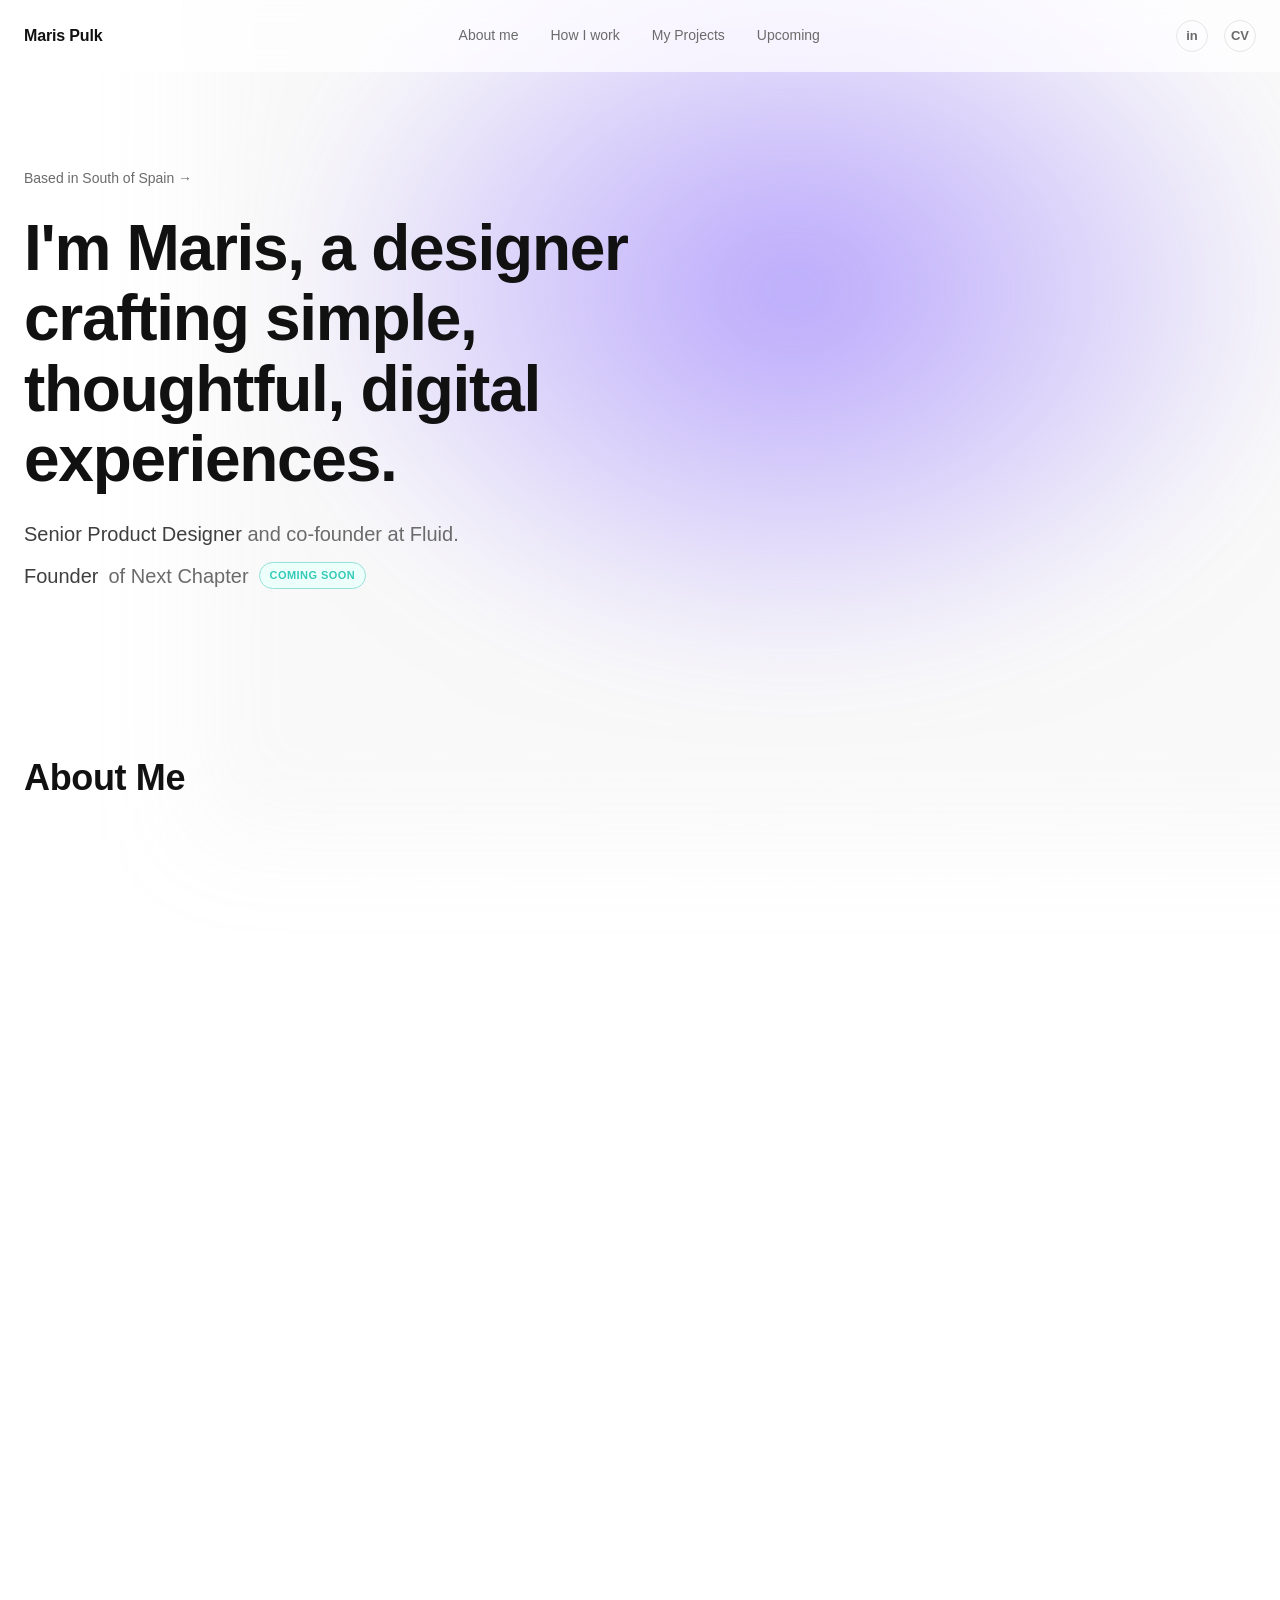
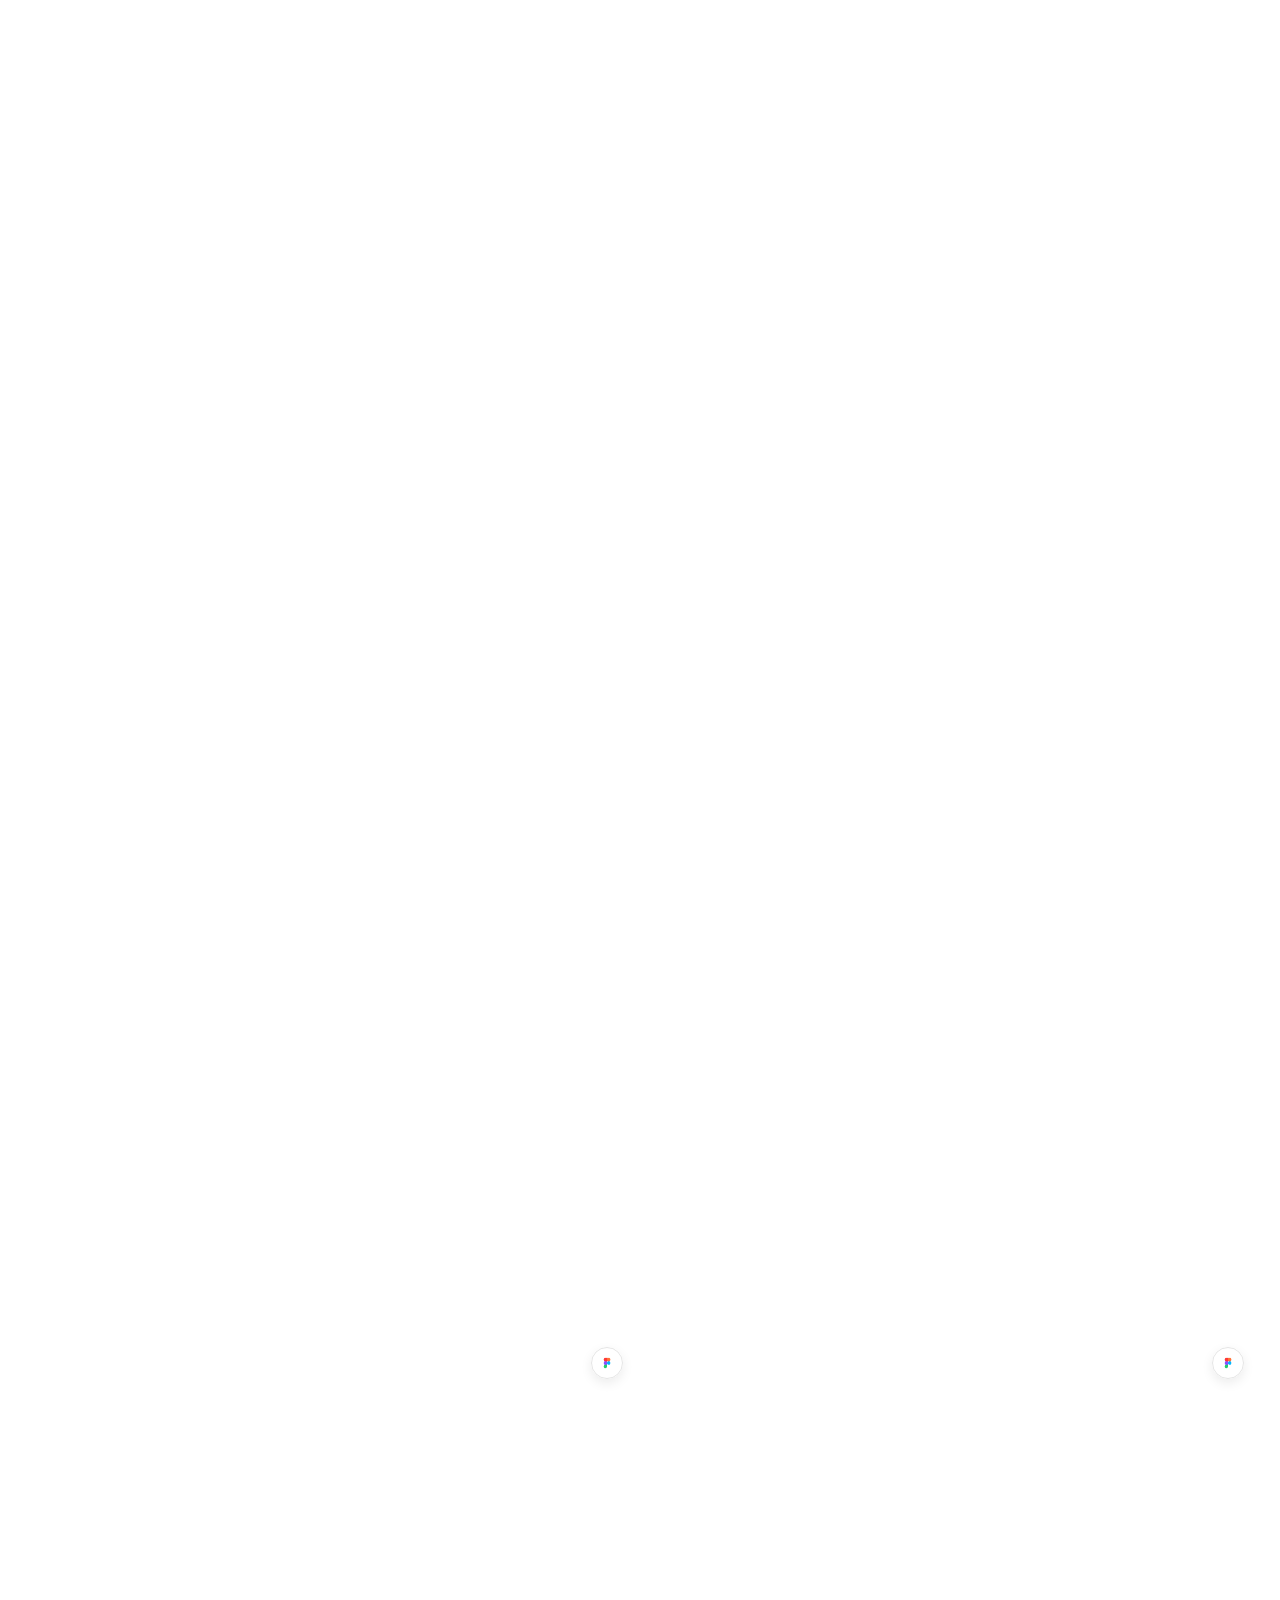
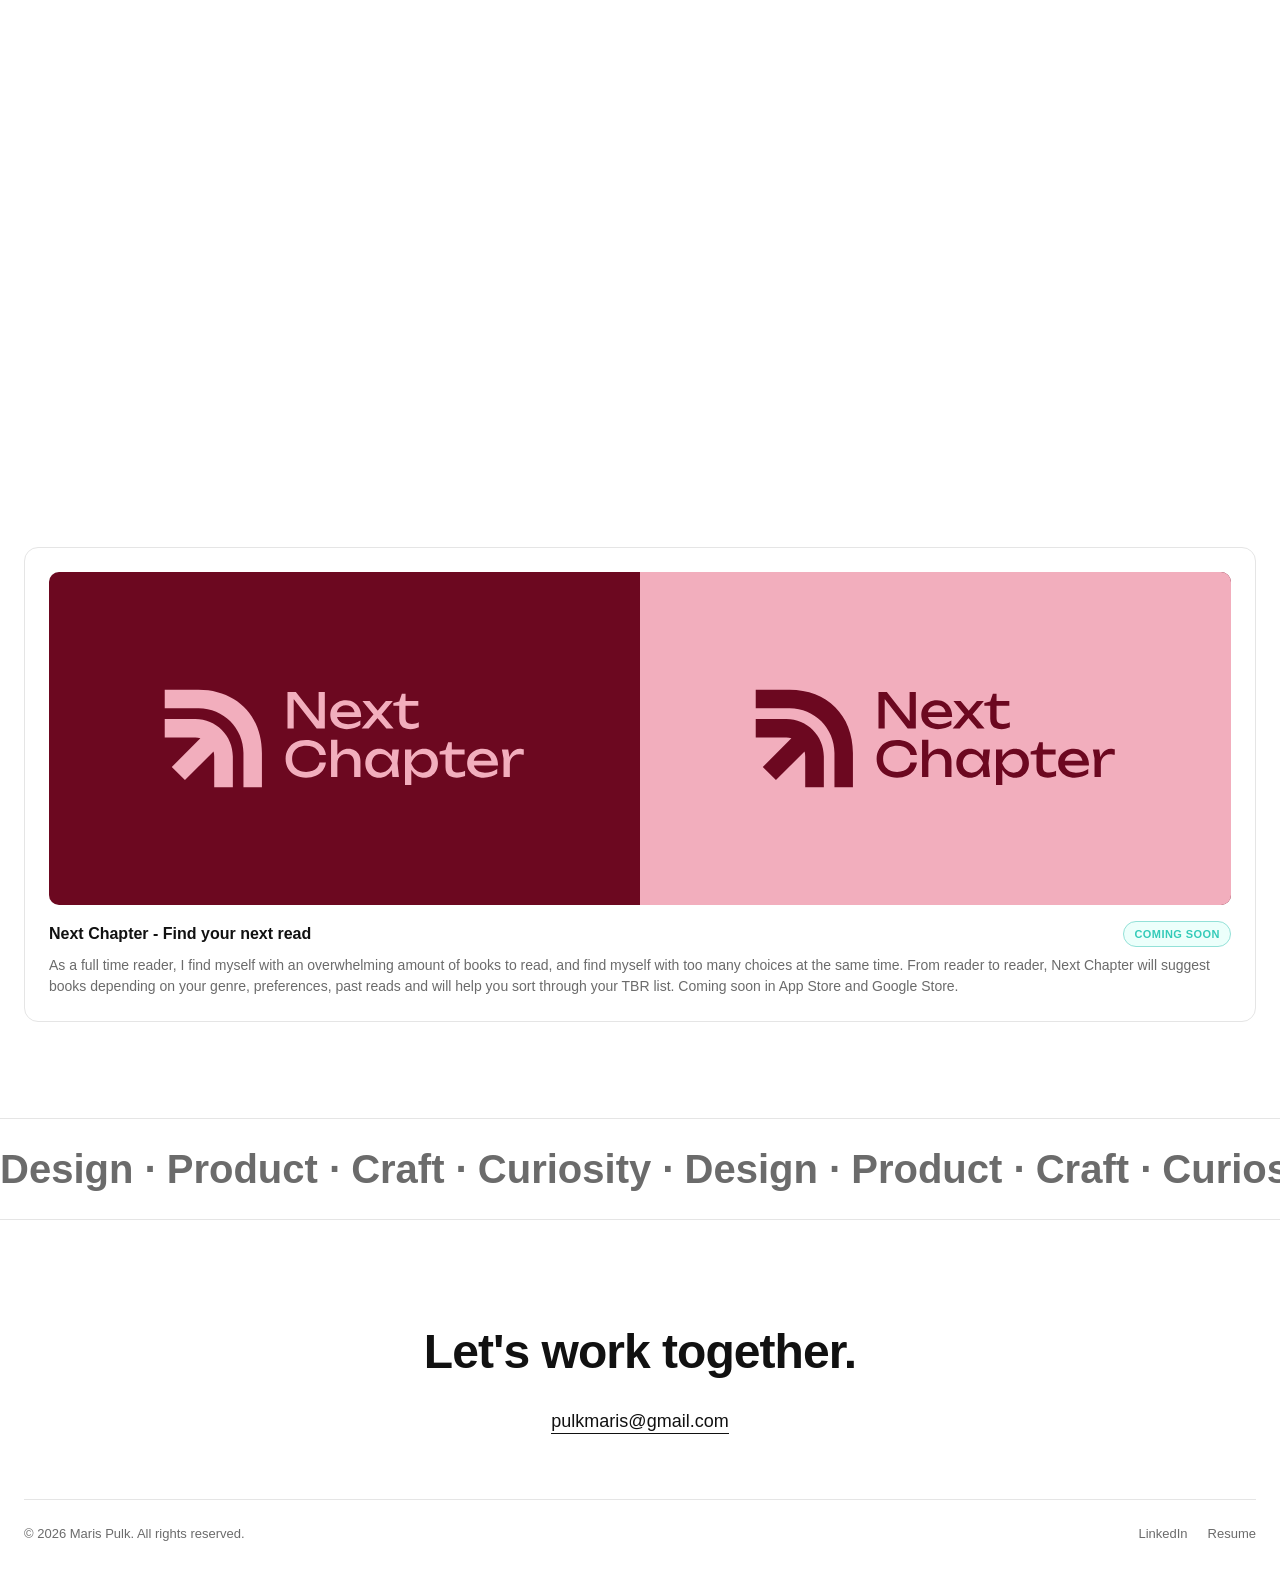
<file: index.html>
<!DOCTYPE html>
<html lang="en">
<head>
<meta charset="UTF-8">
<meta name="viewport" content="width=device-width, initial-scale=1.0">
<meta name="robots" content="noindex, nofollow">
<title>Maris Pulk - Portfolio</title>
<meta name="description" content="Portfolio of Maris Pulk, designer.">
<link rel="stylesheet" href="styles.css">
</head>
<body>

  <!-- Header -->
  <header class="site-header" id="siteHeader">
    <div class="header-inner">
      <a href="#top" class="logo">Maris Pulk</a>

      <nav class="nav-desktop" aria-label="Primary">
        <a href="#about">About me</a>
        <a href="#process">How I work</a>
        <a href="#work">My Projects</a>
        <a href="#projects">Upcoming</a>
      </nav>

      <div class="header-actions">
        <a href="https://www.linkedin.com/in/maris-pulk-169283166/" class="icon-link" aria-label="LinkedIn" target="_blank" rel="noopener">in</a>
        <a href="assets/cv/Maris-Pulk-CV.pdf" class="icon-link" aria-label="Resume" target="_blank" rel="noopener">CV</a>
        <button class="menu-toggle" id="menuToggle" aria-expanded="false" aria-controls="mobileNav">
          <span class="menu-toggle-text">Menu</span>
        </button>
      </div>
    </div>
  </header>

  <!-- Mobile nav overlay -->
  <nav class="nav-mobile" id="mobileNav" aria-label="Mobile primary">
    <a href="#about">About me</a>
    <a href="#process">How I work</a>
    <a href="#work">My Projects</a>
    <a href="#projects">Upcoming</a>
  </nav>

  <main id="top">
    <div class="hero-glow" aria-hidden="true"></div>

    <!-- Hero -->
    <section class="hero">
      <p class="hero-location fade-in">Based in South of Spain <span aria-hidden="true">&rarr;</span></p>
      <h1 class="hero-title fade-in">
        I'm Maris, a designer crafting simple, thoughtful, digital experiences.
      </h1>
      <p class="hero-subtitle fade-in">
        <strong>Senior Product Designer</strong> and co-founder at Fluid.
      </p>
      <p class="hero-founder fade-in">
        <strong>Founder</strong> of Next Chapter <span class="tag">Coming Soon</span>
      </p>
    </section>

    <!-- About Me -->
    <section class="about-me" id="about">
      <div class="section-heading fade-in">
        <h2>About Me</h2>
      </div>

      <p class="about-me-bio fade-in">Hi! I'm Maris, a digital product designer! With over 5 years of experience in payments and fintech UX, I design user-first flows for those moments where products ask the most of their user (payments, verification, sign-up, backoffice tools and dashboards) and create seamless experiences. With a combined experience of B2B and B2C products, I have faced and enjoyed problems with constraints because that's where design decisions actually matter.</p>

      <p class="about-me-bio fade-in">Fun facts about me: I love to read, draw, I listen to rock/metal music and I am a proud owner of a shelter rescued dog.</p>

      <div class="experience-carousel fade-in">
        <div class="experience-track" id="experienceTrack">
          <div class="experience-card">
            <span class="experience-years">2023 — Present</span>
            <h3>Senior Product Designer &amp; Co-founder</h3>
            <p>Fluid</p>
          </div>
          <div class="experience-card">
            <span class="experience-years">Coming Soon</span>
            <h3>Founder</h3>
            <p>Next Chapter</p>
          </div>
          <div class="experience-card">
            <span class="experience-years">May 2022 — Feb 2023</span>
            <h3>Product &amp; Graphic Designer</h3>
            <p>Soltech</p>
          </div>
          <div class="experience-card">
            <span class="experience-years">Sept 2021 — May 2022</span>
            <h3>Product &amp; Graphic Designer</h3>
            <p>Megarush</p>
          </div>
        </div>

        <div class="carousel-controls">
          <div class="carousel-dots" id="experienceDots"></div>
          <p class="carousel-note">To learn more details, preview my CV from the top nav.</p>
          <div class="carousel-arrows">
            <button class="carousel-btn" id="experiencePrev" aria-label="Previous role">&larr;</button>
            <button class="carousel-btn" id="experienceNext" aria-label="Next role">&rarr;</button>
          </div>
        </div>
      </div>
    </section>

    <!-- How I work -->
    <section class="process" id="process">
      <div class="section-heading fade-in">
        <h2>How I Work</h2>
      </div>

      <div class="process-carousel fade-in">
        <div class="process-track" id="processTrack">
          <div class="process-card">
            <span class="process-number">01</span>
            <h3>Discover</h3>
            <p>Dig into the problem space — talk to users, review data, and align with stakeholders on what actually needs solving.</p>
          </div>
          <div class="process-card">
            <span class="process-number">02</span>
            <h3>Define</h3>
            <p>Frame the problem clearly, set success metrics, and scope the smallest version worth building.</p>
          </div>
          <div class="process-card">
            <span class="process-number">03</span>
            <h3>Design</h3>
            <p>Explore broadly, then narrow fast. Prototype in low fidelity, test assumptions, and refine with real feedback.</p>
          </div>
          <div class="process-card">
            <span class="process-number">04</span>
            <h3>Deliver</h3>
            <p>Partner closely with engineering to ship, measure the impact, and iterate based on what we learn.</p>
          </div>
        </div>

        <div class="carousel-controls">
          <div class="carousel-dots" id="processDots"></div>
          <div class="carousel-arrows">
            <button class="carousel-btn" id="processPrev" aria-label="Previous step">&larr;</button>
            <button class="carousel-btn" id="processNext" aria-label="Next step">&rarr;</button>
          </div>
        </div>
      </div>
    </section>

    <!-- Work -->
    <section class="work" id="work">
      <div class="section-heading fade-in">
        <h2>My Projects</h2>
        <p>A few case studies from the past few years.</p>
      </div>

      <div class="work-grid">
        <a href="data-visualisation.html" class="work-card fade-in" data-tilt>
          <div class="work-card-media">
            <img src="assets/data-visualisation/cover.png" alt="Data Visualisation - From Numbers to Impact cover">
          </div>
          <div class="work-card-info">
            <div class="work-card-heading">
              <h3>Data Visualisation - From<br>Numbers to Impact</h3>
              <div class="work-card-tags">
                <span class="work-card-tag work-card-tag--existing">Existing product</span>
                <span class="work-card-tag work-card-tag--case-study">Case Study</span>
                <span class="work-card-tag work-card-tag--b2b">B2B</span>
              </div>
            </div>
            <p>Designing Fluid's Acquisition Tracking tool.</p>
            <span class="work-card-arrow" aria-hidden="true">&rarr;</span>
          </div>
        </a>

        <a href="error-screens.html" class="work-card fade-in" data-tilt>
          <div class="work-card-media">
            <img src="assets/error-screens/cover.png" alt="When Payments Fail cover">
          </div>
          <div class="work-card-info">
            <div class="work-card-heading">
              <h3>When Payments Fail: Designing Error Screens That Keep Users Going</h3>
              <div class="work-card-tags">
                <span class="work-card-tag work-card-tag--existing">Existing product</span>
                <span class="work-card-tag work-card-tag--case-study">Case Study</span>
                <span class="work-card-tag work-card-tag--b2c">B2C</span>
              </div>
            </div>
            <p>Designing error screens that keep users going.</p>
            <span class="work-card-arrow" aria-hidden="true">&rarr;</span>
          </div>
        </a>

        <div class="work-card-wrap">
          <a href="harmony.html" class="work-card fade-in" data-tilt>
            <div class="work-card-media">
              <img src="assets/harmony/cover.png" alt="Harmony cover">
            </div>
            <div class="work-card-info">
              <div class="work-card-heading">
                <h3>Harmony - Creating Small User Habits and Personalisation</h3>
                <div class="work-card-tags">
                  <span class="work-card-tag work-card-tag--existing">Existing product</span>
                  <span class="work-card-tag work-card-tag--case-study">Case Study</span>
                  <span class="work-card-tag work-card-tag--b2c">B2C</span>
                  <span class="work-card-tag work-card-tag--styleguide">Styleguide</span>
                </div>
              </div>
              <p>Creating small user habits and personalisation.</p>
              <span class="work-card-arrow" aria-hidden="true">&rarr;</span>
            </div>
          </a>
          <a href="#" class="work-card-figma-badge" aria-label="View in Figma" target="_blank" rel="noopener">
            <img src="assets/icons/figma.png" alt="">
          </a>
        </div>

        <div class="work-card-wrap">
          <a href="thought-to-handoff.html" class="work-card fade-in" data-tilt>
            <div class="work-card-media">
              <img src="assets/thought-to-handoff/cover.png" alt="From Thought to Hand-off cover">
            </div>
            <div class="work-card-info">
              <div class="work-card-heading">
                <h3>A Dynamic Design Process - From Thought to Hand-off</h3>
                <div class="work-card-tags">
                  <span class="work-card-tag work-card-tag--b2b">B2B</span>
                  <span class="work-card-tag work-card-tag--b2c">B2C</span>
                  <span class="work-card-tag work-card-tag--styleguide">Styleguide</span>
                </div>
              </div>
              <p>Designing "to-do", from wireframes to a re-skinned second version.</p>
              <span class="work-card-arrow" aria-hidden="true">&rarr;</span>
            </div>
          </a>
          <a href="#" class="work-card-figma-badge" aria-label="View in Figma" target="_blank" rel="noopener">
            <img src="assets/icons/figma.png" alt="">
          </a>
        </div>
      </div>
    </section>

    <!-- Side projects -->
    <section class="side-projects" id="projects">
      <div class="section-heading fade-in">
        <h2>Upcoming</h2>
        <p>Things I build for fun, on the side.</p>
      </div>

      <div class="side-grid">
        <div class="side-card side-card--featured fade-in">
          <div class="side-card-media">
            <img src="assets/next-chapter/cover.svg" alt="Next Chapter cover">
          </div>
          <div class="side-card-body">
            <div class="side-card-body-top">
              <h3>Next Chapter - Find your next read</h3>
              <span class="tag">Coming Soon</span>
            </div>
            <p>As a full time reader, I find myself with an overwhelming amount of books to read, and find myself with too many choices at the same time. From reader to reader, Next Chapter will suggest books depending on your genre, preferences, past reads and will help you sort through your TBR list. Coming soon in App Store and Google Store.</p>
          </div>
        </div>
      </div>
    </section>

    <!-- Marquee -->
    <div class="marquee-wrap" id="photography">
      <div class="marquee-track">
        <span>Design &middot; Product &middot; Craft &middot; Curiosity &middot; Design &middot; Product &middot; Craft &middot; Curiosity &middot; </span>
        <span>Design &middot; Product &middot; Craft &middot; Curiosity &middot; Design &middot; Product &middot; Craft &middot; Curiosity &middot; </span>
      </div>
    </div>

  </main>

  <!-- Footer -->
  <footer class="site-footer">
    <div class="footer-top fade-in">
      <h2>Let's work together.</h2>
      <a href="mailto:pulkmaris@gmail.com" class="footer-email">pulkmaris@gmail.com</a>
    </div>

    <div class="footer-bottom">
      <p>&copy; <span id="year"></span> Maris Pulk. All rights reserved.</p>
      <div class="footer-links">
        <a href="#" target="_blank" rel="noopener">LinkedIn</a>
        <a href="#" target="_blank" rel="noopener">Resume</a>
      </div>
    </div>
  </footer>

  <!-- Back to top -->
  <button class="back-to-top" id="backToTop" aria-label="Back to top">&uarr;</button>

  <script src="script.js"></script>
</body>
</html>
</file>
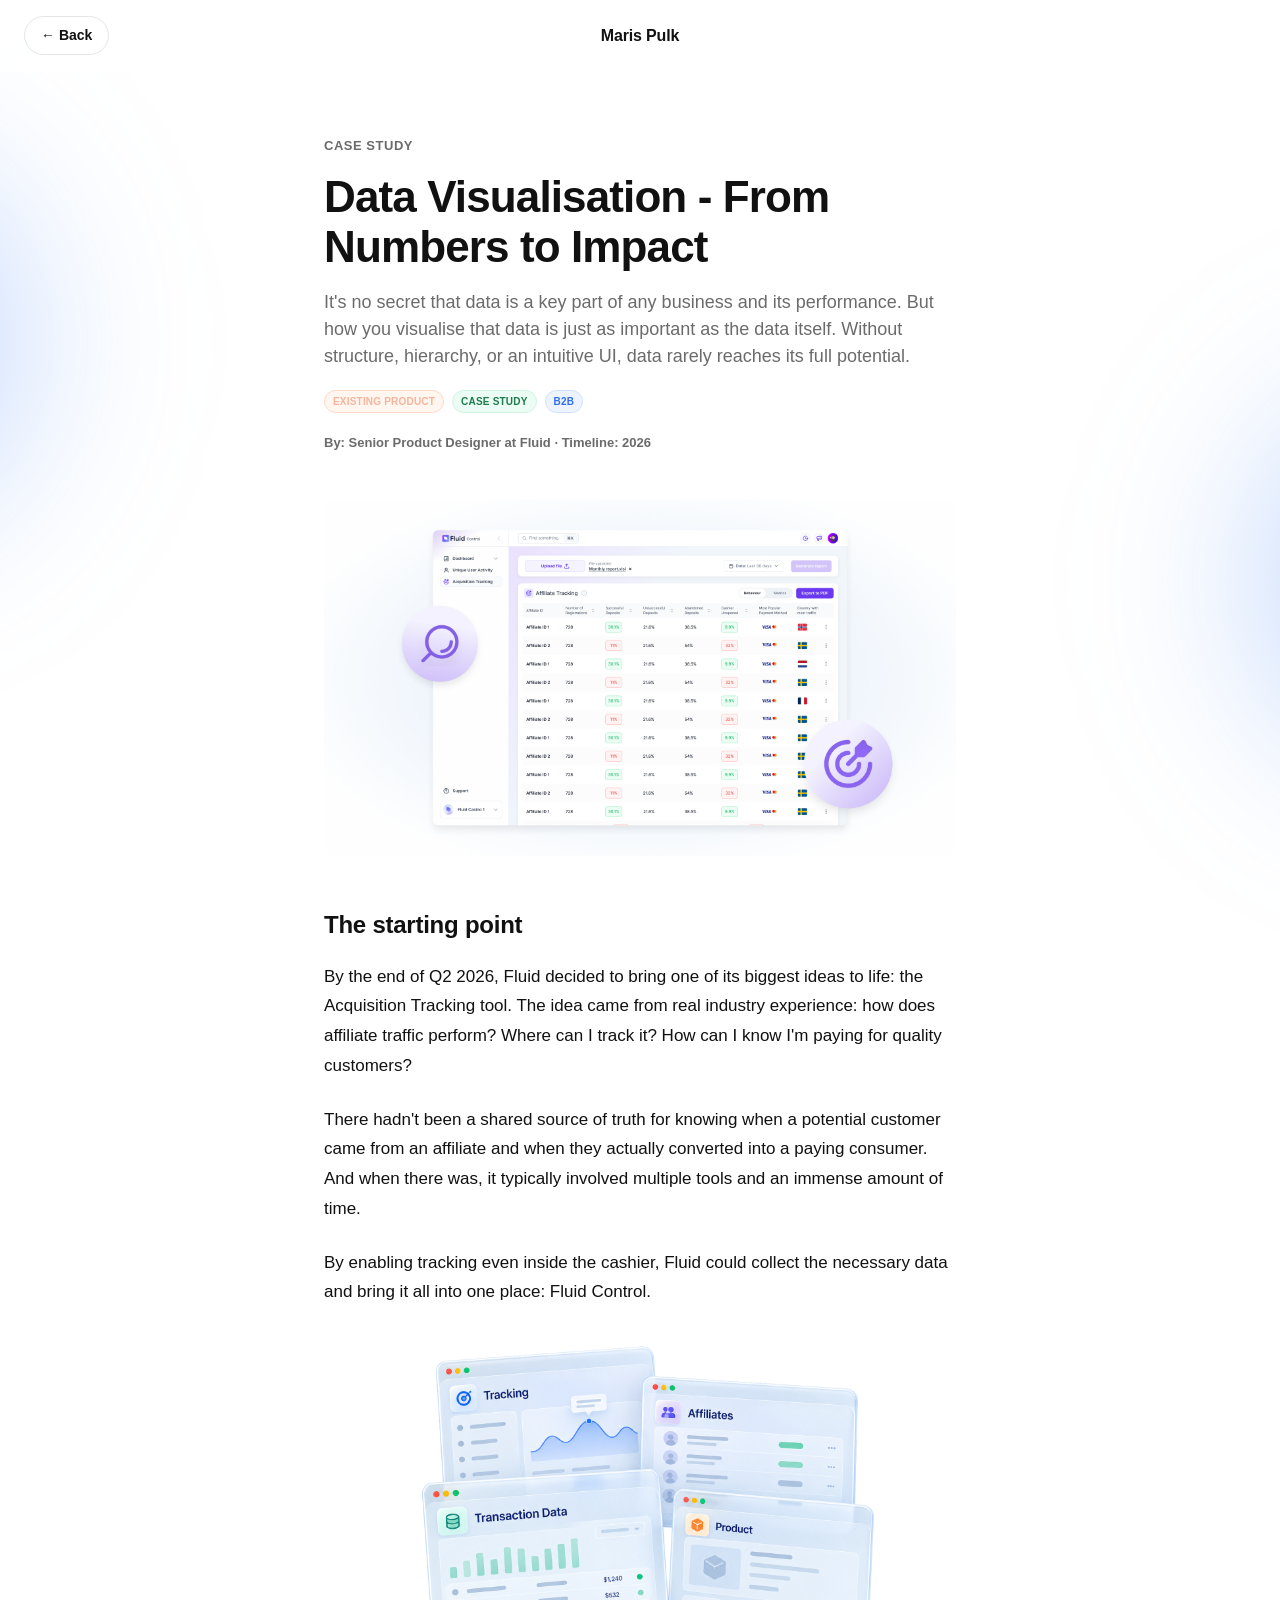
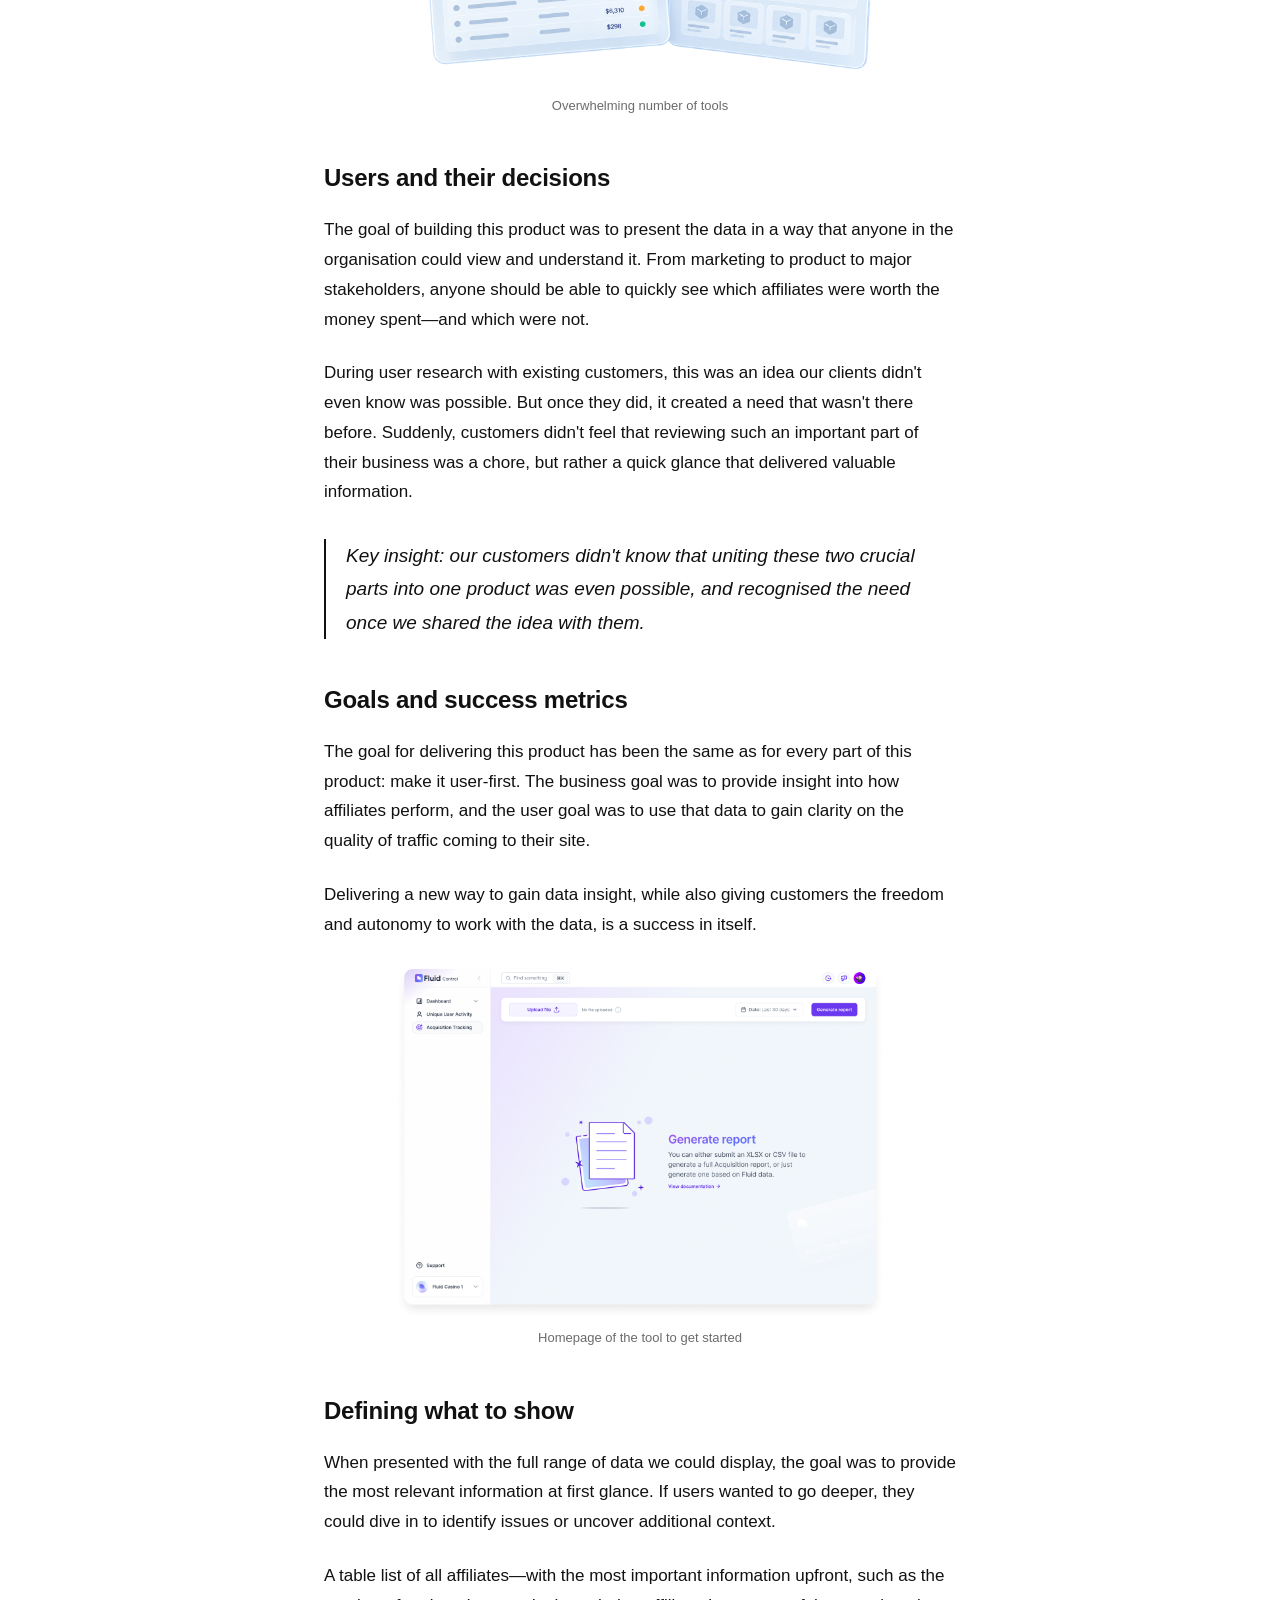
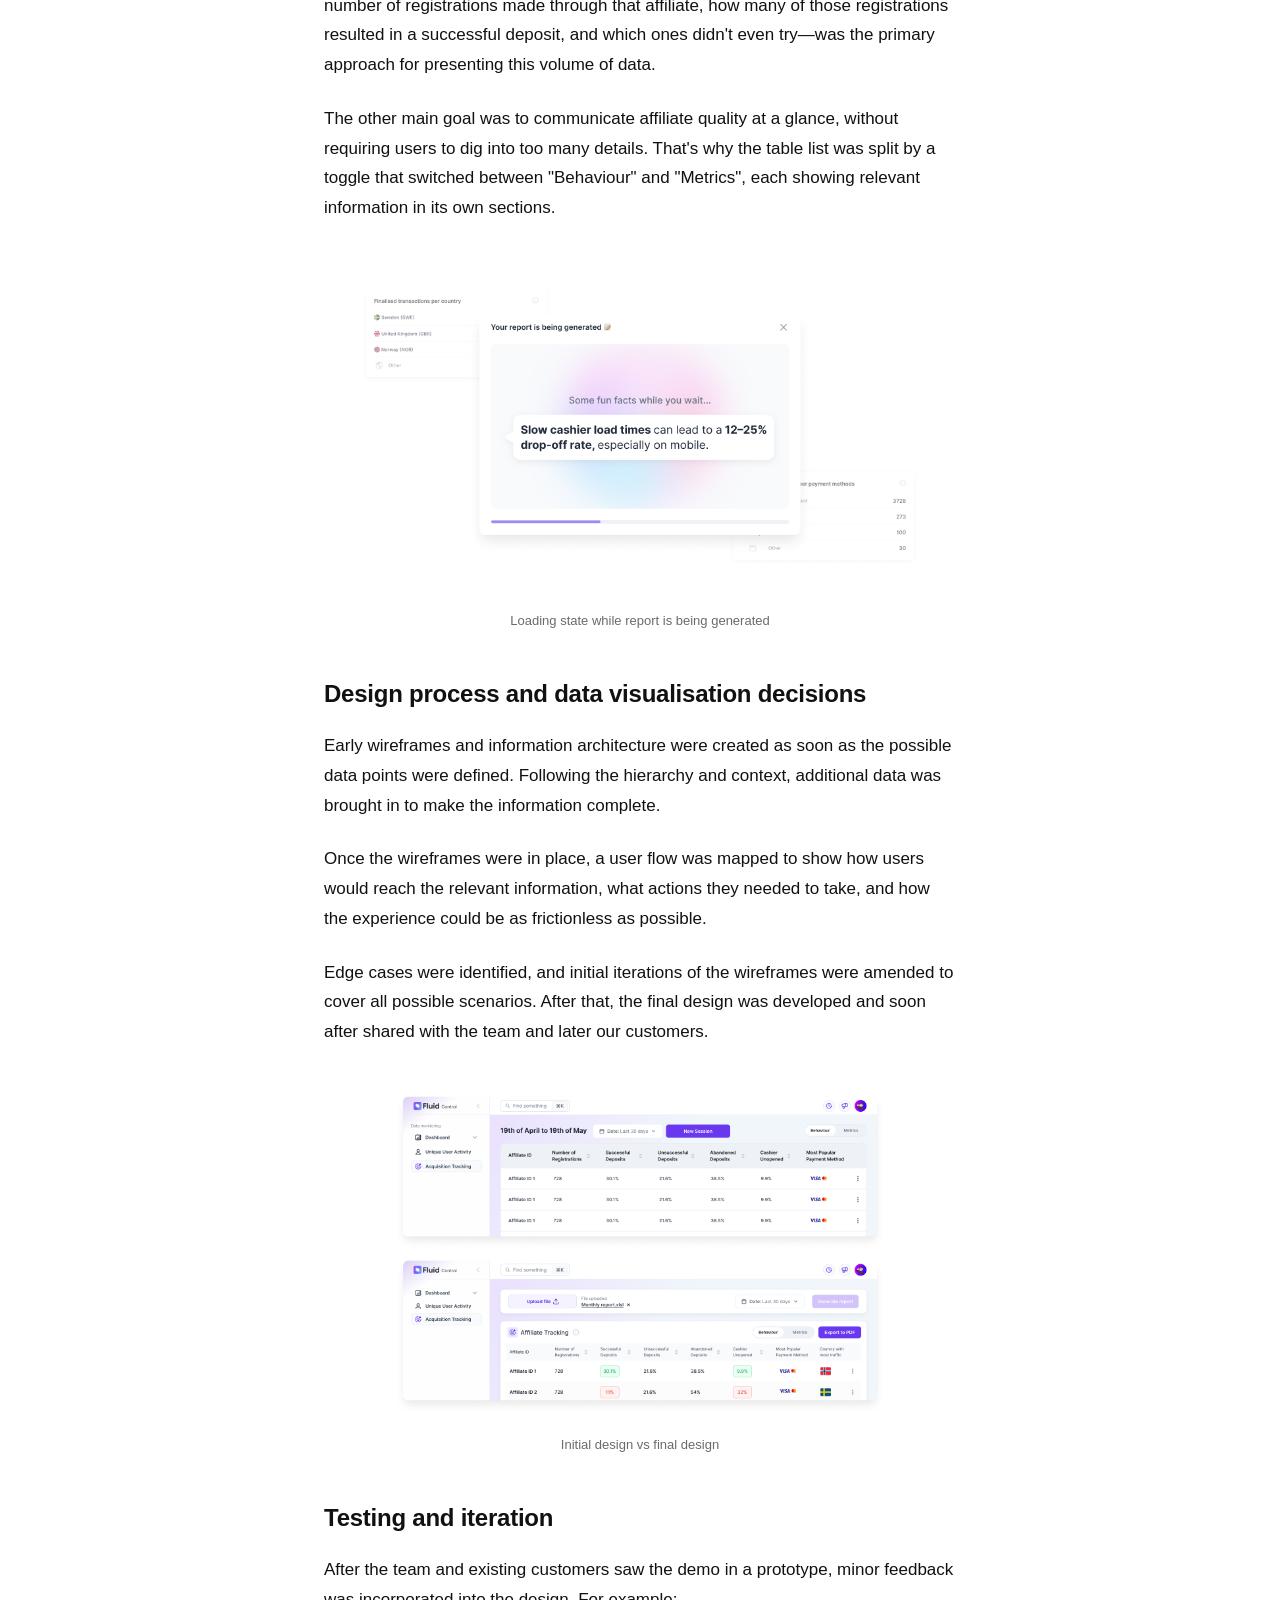
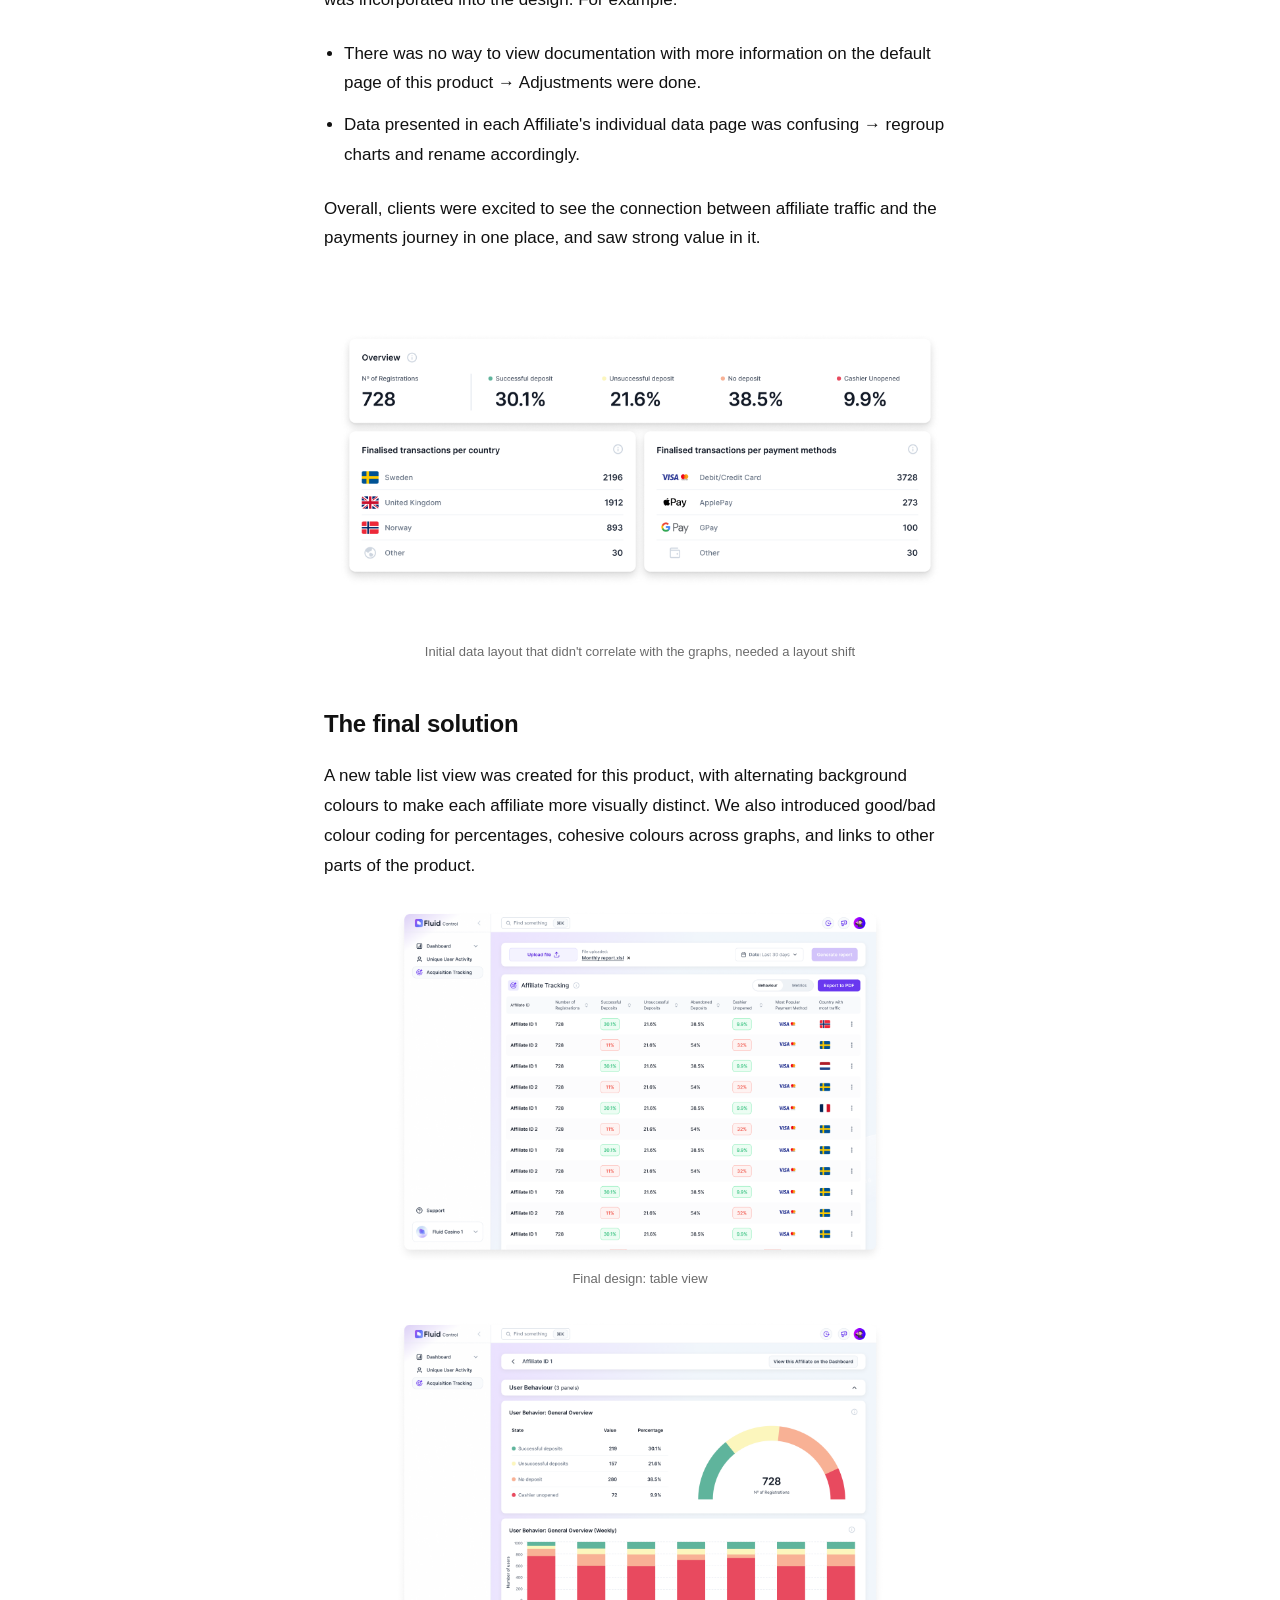
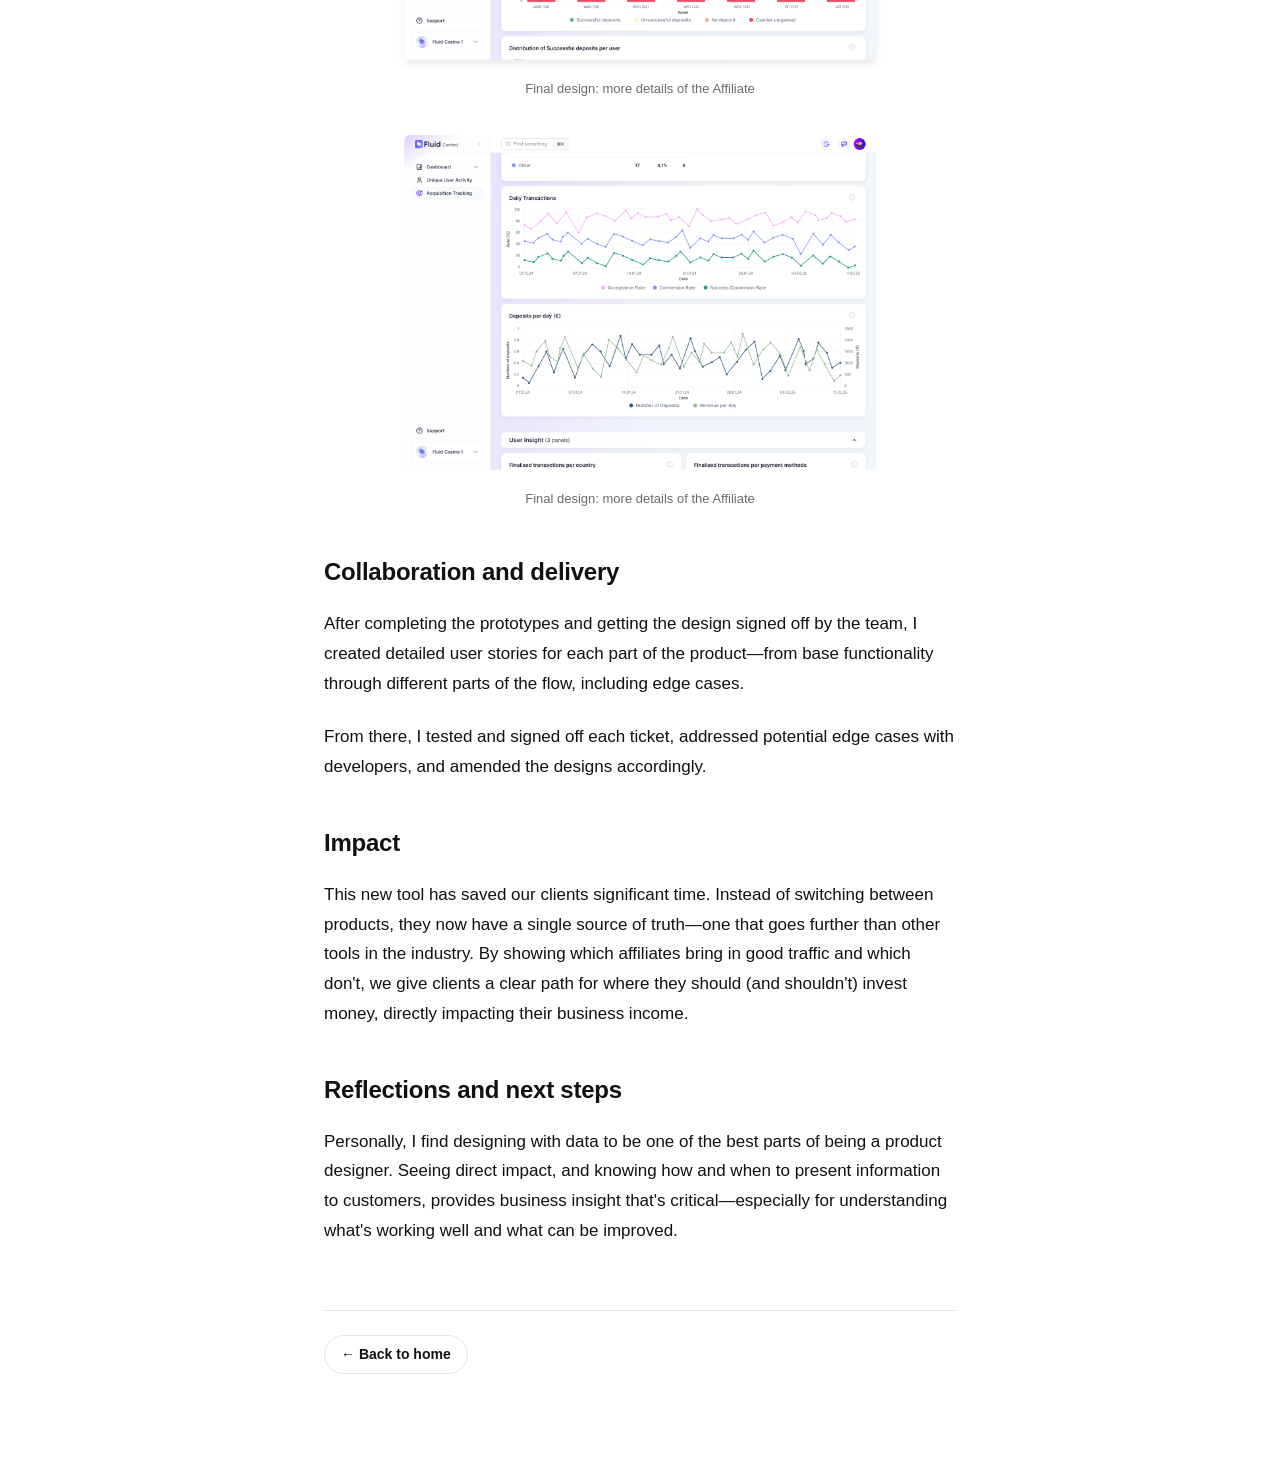
<file: data-visualisation.html>
<!DOCTYPE html>
<html lang="en">
<head>
<meta charset="UTF-8">
<meta name="viewport" content="width=device-width, initial-scale=1.0">
<meta name="robots" content="noindex, nofollow">
<title>Data Visualisation - From Numbers to Impact - Maris Pulk</title>
<meta name="description" content="Designing Fluid's Acquisition Tracking tool, from numbers to impact.">
<link rel="stylesheet" href="styles.css">
<link rel="stylesheet" href="article.css">
</head>
<body>

  <header class="site-header" id="siteHeader">
    <div class="header-inner">
      <a href="index.html" class="logo">Maris Pulk</a>
      <a href="index.html" class="back-link">&larr; Back</a>
    </div>
  </header>

  <main class="article article--blue">
    <div class="article-header fade-in in-view">
      <p class="article-eyebrow">Case Study</p>
      <h1>Data Visualisation - From Numbers to Impact</h1>
      <p class="article-subtext">It's no secret that data is a key part of any business and its performance. But how you visualise that data is just as important as the data itself. Without structure, hierarchy, or an intuitive UI, data rarely reaches its full potential.</p>
      <div class="article-tags">
        <span class="work-card-tag work-card-tag--existing">Existing product</span>
        <span class="work-card-tag work-card-tag--case-study">Case Study</span>
        <span class="work-card-tag work-card-tag--b2b">B2B</span>
      </div>
      <p class="article-meta">By: Senior Product Designer at Fluid &middot; Timeline: 2026</p>
    </div>

    <figure class="figure-image article-cover fade-in in-view">
      <img src="assets/data-visualisation/cover.png" alt="Data Visualisation - From Numbers to Impact cover">
    </figure>

    <article class="article-body fade-in in-view">
      <h2>The starting point</h2>
      <p>By the end of Q2 2026, Fluid decided to bring one of its biggest ideas to life: the Acquisition Tracking tool. The idea came from real industry experience: how does affiliate traffic perform? Where can I track it? How can I know I'm paying for quality customers?</p>
      <p>There hadn't been a shared source of truth for knowing when a potential customer came from an affiliate and when they actually converted into a paying consumer. And when there was, it typically involved multiple tools and an immense amount of time.</p>
      <p>By enabling tracking even inside the cashier, Fluid could collect the necessary data and bring it all into one place: Fluid Control.</p>
      <figure class="figure-image">
        <img src="assets/data-visualisation/starting-point.png" alt="Screenshot of Fluid Control">
      </figure>
      <p class="figure-caption">Overwhelming number of tools</p>

      <h2>Users and their decisions</h2>
      <p>The goal of building this product was to present the data in a way that anyone in the organisation could view and understand it. From marketing to product to major stakeholders, anyone should be able to quickly see which affiliates were worth the money spent—and which were not.</p>
      <p>During user research with existing customers, this was an idea our clients didn't even know was possible. But once they did, it created a need that wasn't there before. Suddenly, customers didn't feel that reviewing such an important part of their business was a chore, but rather a quick glance that delivered valuable information.</p>
      <blockquote>Key insight: our customers didn't know that uniting these two crucial parts into one product was even possible, and recognised the need once we shared the idea with them.</blockquote>

      <h2>Goals and success metrics</h2>
      <p>The goal for delivering this product has been the same as for every part of this product: make it user-first. The business goal was to provide insight into how affiliates perform, and the user goal was to use that data to gain clarity on the quality of traffic coming to their site.</p>
      <p>Delivering a new way to gain data insight, while also giving customers the freedom and autonomy to work with the data, is a success in itself.</p>
      <figure class="figure-image">
        <img src="assets/data-visualisation/goals-success-metrics.png" alt="Screenshot of goals and success metrics">
      </figure>
      <p class="figure-caption">Homepage of the tool to get started</p>

      <h2>Defining what to show</h2>
      <p>When presented with the full range of data we could display, the goal was to provide the most relevant information at first glance. If users wanted to go deeper, they could dive in to identify issues or uncover additional context.</p>
      <p>A table list of all affiliates—with the most important information upfront, such as the number of registrations made through that affiliate, how many of those registrations resulted in a successful deposit, and which ones didn't even try—was the primary approach for presenting this volume of data.</p>
      <p>The other main goal was to communicate affiliate quality at a glance, without requiring users to dig into too many details. That's why the table list was split by a toggle that switched between "Behaviour" and "Metrics", each showing relevant information in its own sections.</p>
      <figure class="figure-image">
        <img src="assets/data-visualisation/defining-what-to-show.png" alt="Screenshot of the affiliate table">
      </figure>
      <p class="figure-caption">Loading state while report is being generated</p>

      <h2>Design process and data visualisation decisions</h2>
      <p>Early wireframes and information architecture were created as soon as the possible data points were defined. Following the hierarchy and context, additional data was brought in to make the information complete.</p>
      <p>Once the wireframes were in place, a user flow was mapped to show how users would reach the relevant information, what actions they needed to take, and how the experience could be as frictionless as possible.</p>
      <p>Edge cases were identified, and initial iterations of the wireframes were amended to cover all possible scenarios. After that, the final design was developed and soon after shared with the team and later our customers.</p>
      <figure class="figure-image">
        <img src="assets/data-visualisation/design-process.png" alt="Before and after design changes">
      </figure>
      <p class="figure-caption">Initial design vs final design</p>

      <h2>Testing and iteration</h2>
      <p>After the team and existing customers saw the demo in a prototype, minor feedback was incorporated into the design. For example:</p>
      <ul>
        <li>There was no way to view documentation with more information on the default page of this product &rarr; Adjustments were done.</li>
        <li>Data presented in each Affiliate's individual data page was confusing &rarr; regroup charts and rename accordingly.</li>
      </ul>
      <p>Overall, clients were excited to see the connection between affiliate traffic and the payments journey in one place, and saw strong value in it.</p>
      <figure class="figure-image">
        <img src="assets/data-visualisation/testing-iteration.png" alt="Screenshot of View more of affiliate">
      </figure>
      <p class="figure-caption">Initial data layout that didn't correlate with the graphs, needed a layout shift</p>

      <h2>The final solution</h2>
      <p>A new table list view was created for this product, with alternating background colours to make each affiliate more visually distinct. We also introduced good/bad colour coding for percentages, cohesive colours across graphs, and links to other parts of the product.</p>
      <figure class="figure-image">
        <img src="assets/data-visualisation/final-solution.png" alt="Screenshot of the final product">
      </figure>
      <p class="figure-caption">Final design: table view</p>
      <figure class="figure-image">
        <img src="assets/data-visualisation/final-solution-view-more-1.png" alt="Screenshot of the final product, view more">
      </figure>
      <p class="figure-caption">Final design: more details of the Affiliate</p>
      <figure class="figure-image">
        <img src="assets/data-visualisation/final-solution-view-more-2.png" alt="Screenshot of the final product, view more">
      </figure>
      <p class="figure-caption">Final design: more details of the Affiliate</p>

      <h2>Collaboration and delivery</h2>
      <p>After completing the prototypes and getting the design signed off by the team, I created detailed user stories for each part of the product—from base functionality through different parts of the flow, including edge cases.</p>
      <p>From there, I tested and signed off each ticket, addressed potential edge cases with developers, and amended the designs accordingly.</p>

      <h2>Impact</h2>
      <p>This new tool has saved our clients significant time. Instead of switching between products, they now have a single source of truth—one that goes further than other tools in the industry. By showing which affiliates bring in good traffic and which don't, we give clients a clear path for where they should (and shouldn't) invest money, directly impacting their business income.</p>

      <h2>Reflections and next steps</h2>
      <p>Personally, I find designing with data to be one of the best parts of being a product designer. Seeing direct impact, and knowing how and when to present information to customers, provides business insight that's critical—especially for understanding what's working well and what can be improved.</p>
    </article>

    <div class="article-footer">
      <a href="index.html" class="back-link">&larr; Back to home</a>
    </div>
  </main>

  <script src="script.js"></script>
</body>
</html>
</file>
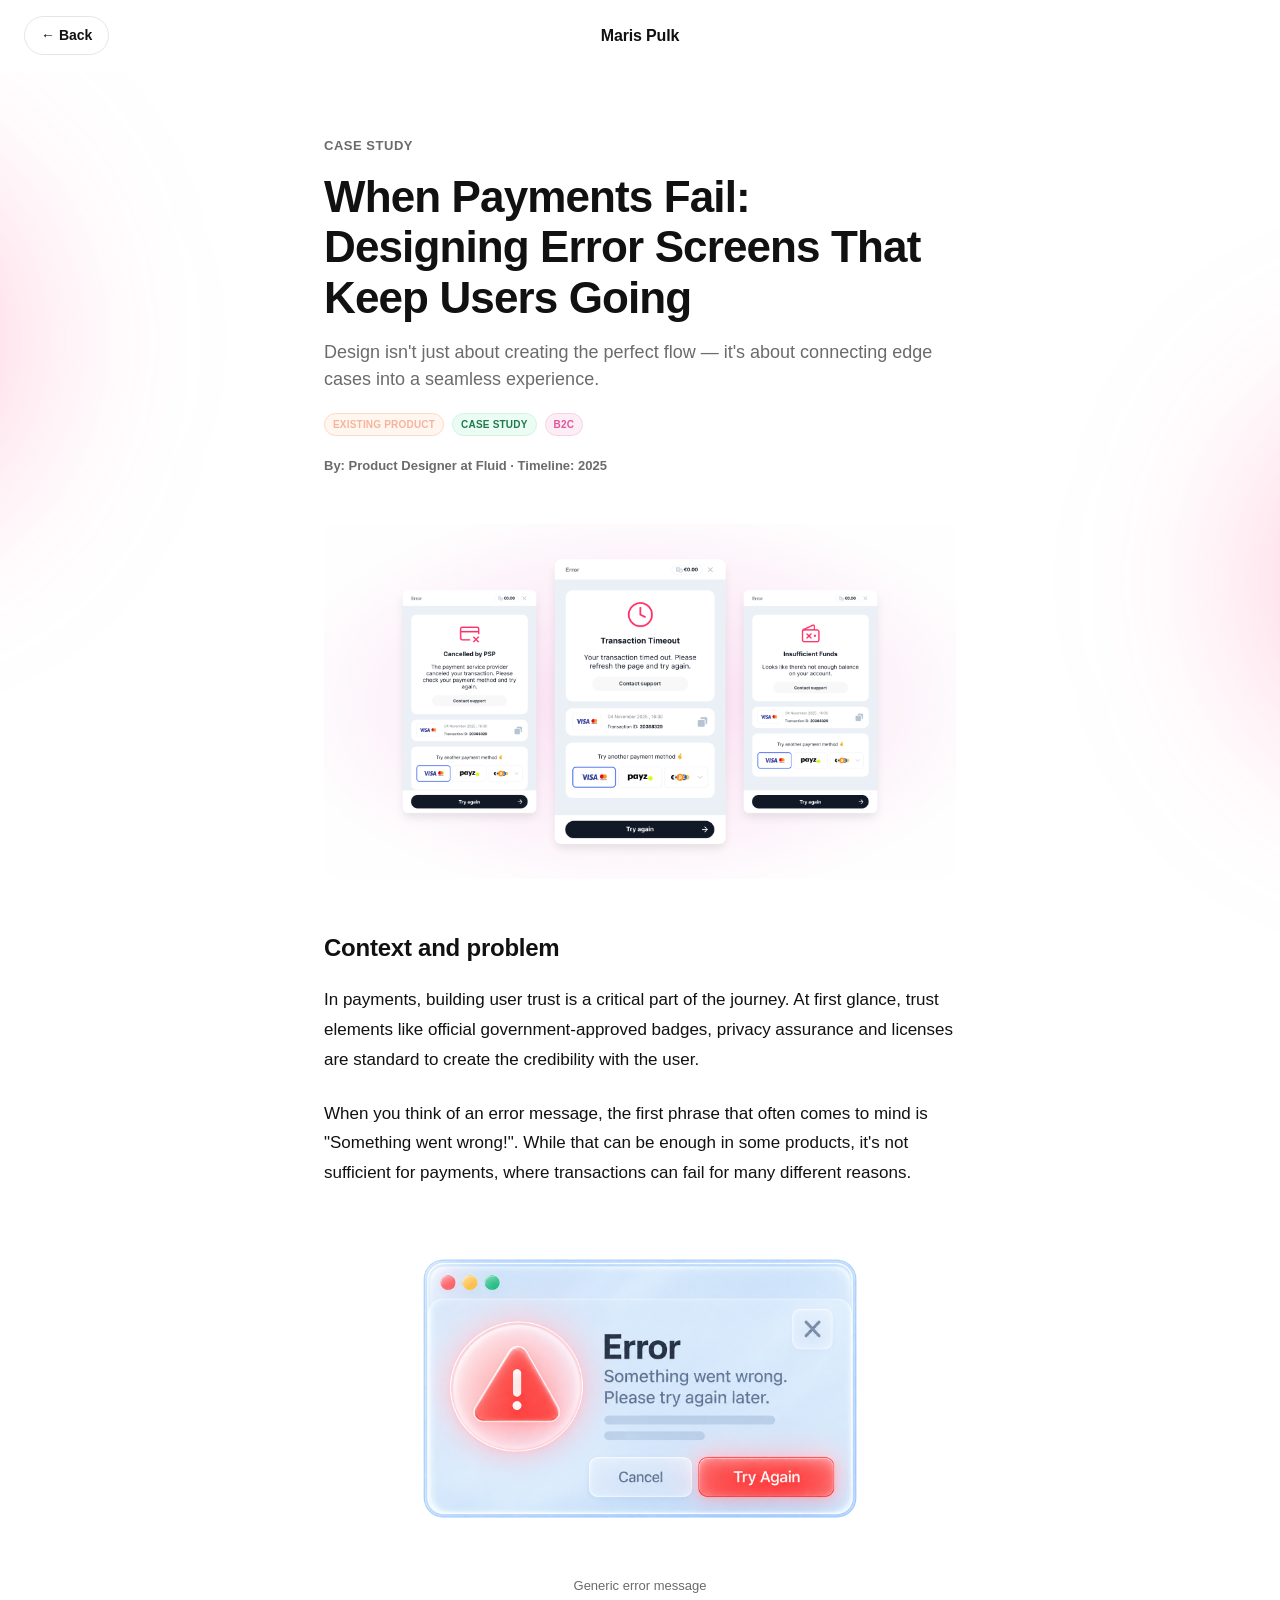
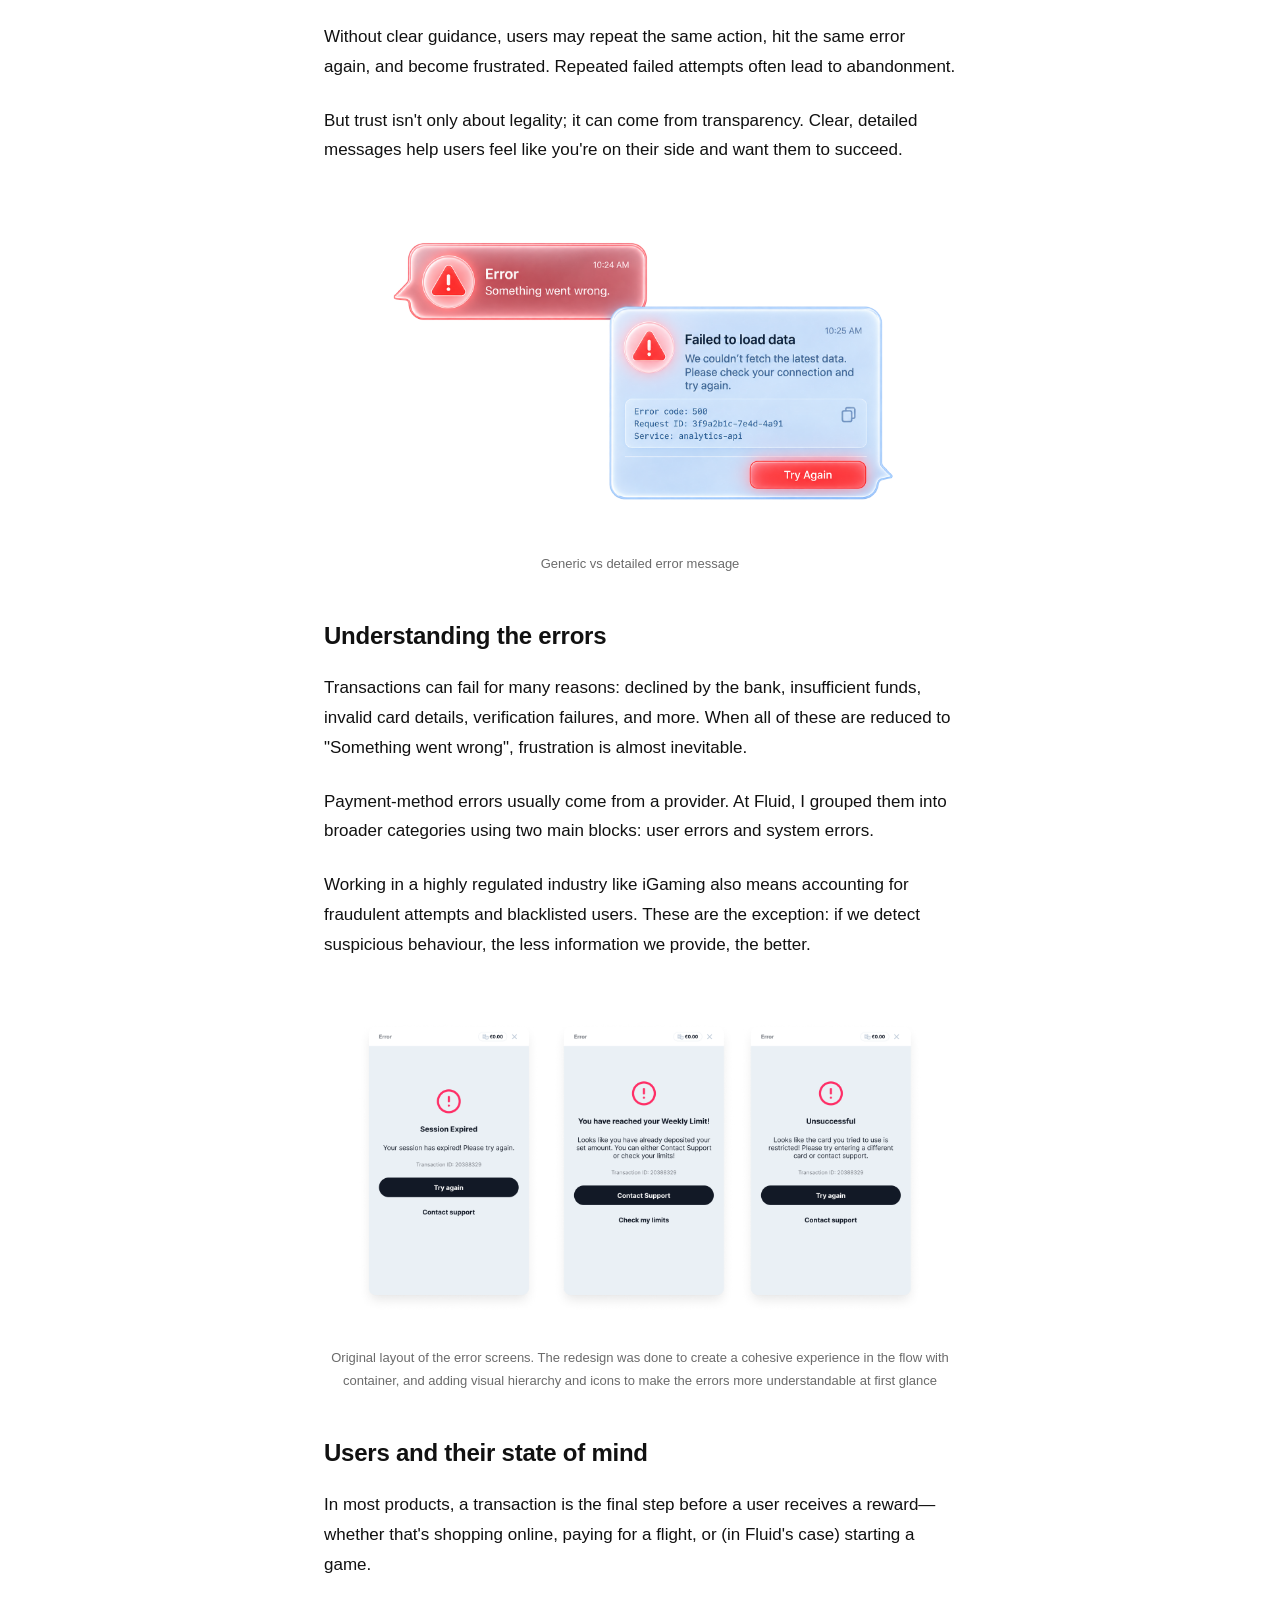
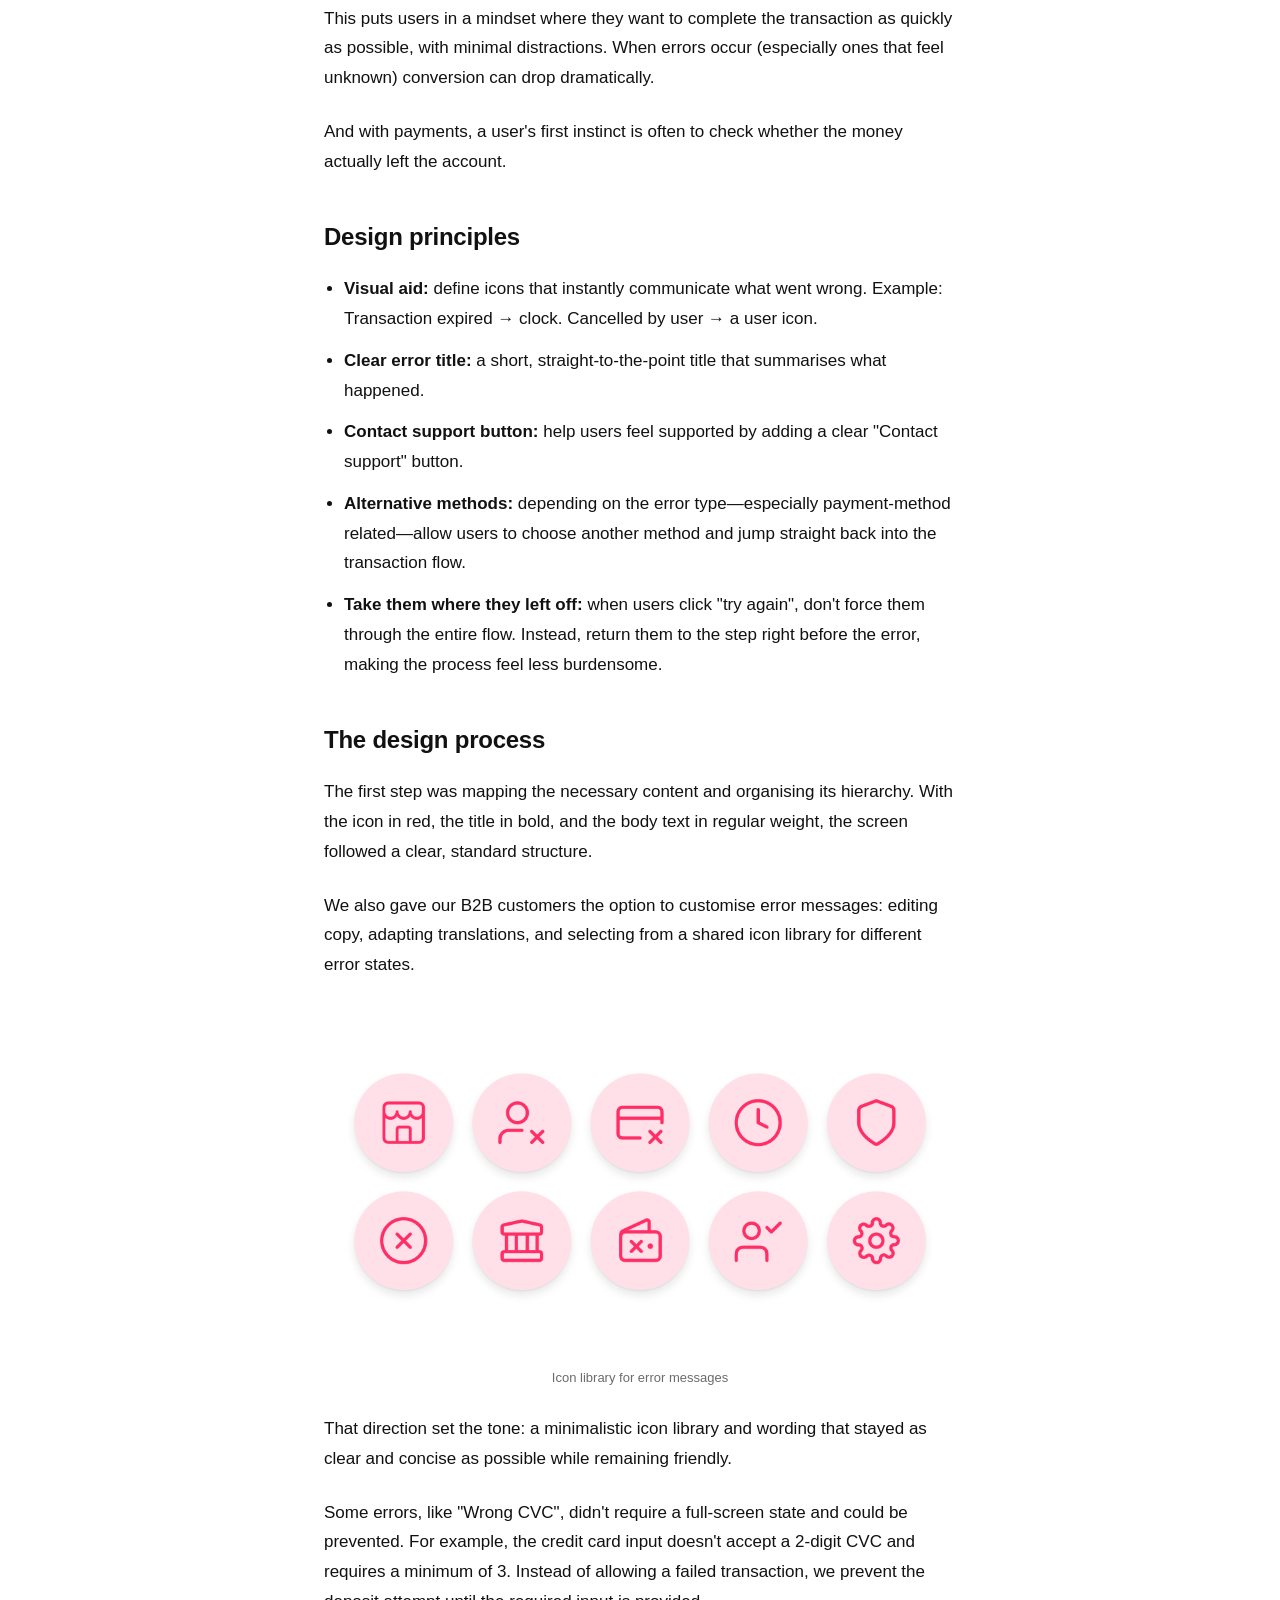
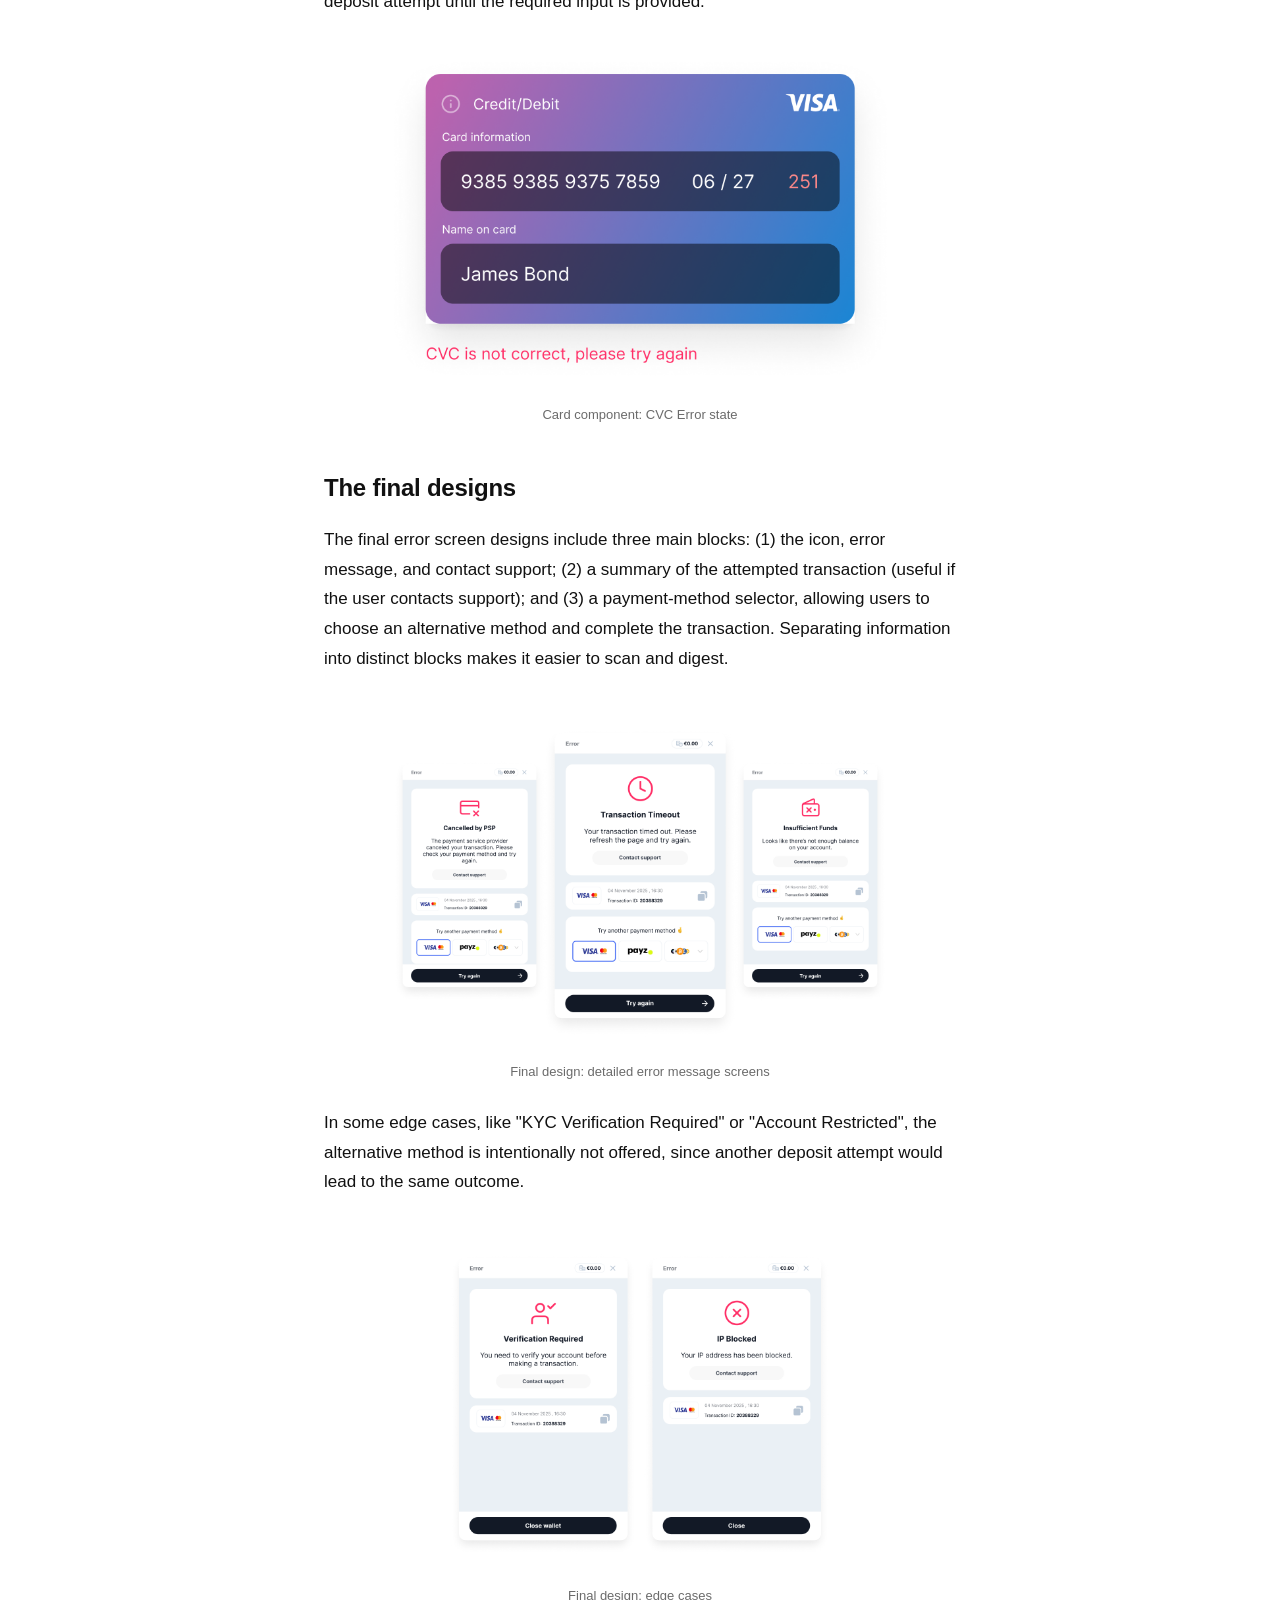
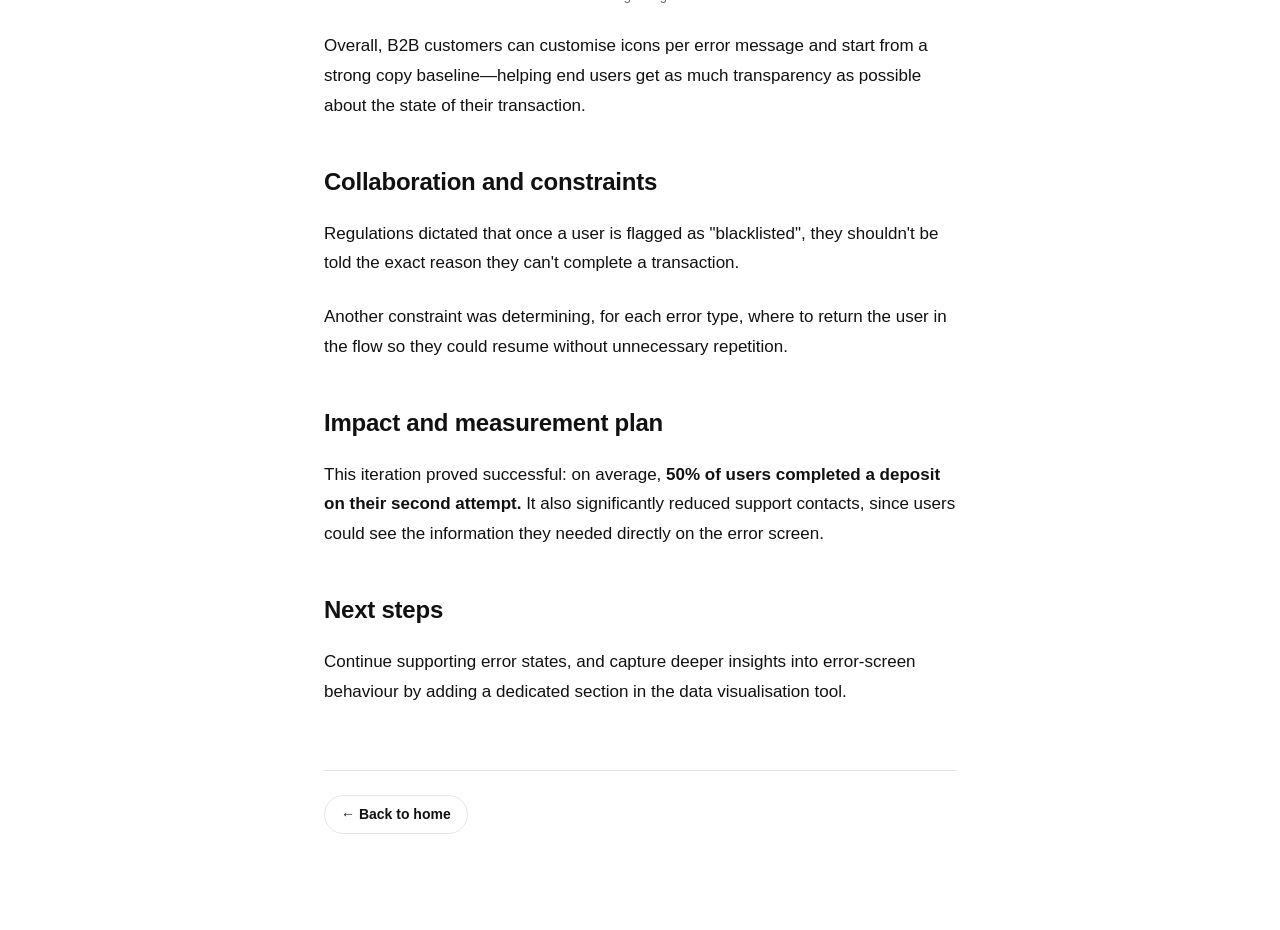
<file: error-screens.html>
<!DOCTYPE html>
<html lang="en">
<head>
<meta charset="UTF-8">
<meta name="viewport" content="width=device-width, initial-scale=1.0">
<meta name="robots" content="noindex, nofollow">
<title>When Payments Fail: Designing Error Screens That Keep Users Going - Maris Pulk</title>
<meta name="description" content="Designing error screens that keep users going when payments fail.">
<link rel="stylesheet" href="styles.css">
<link rel="stylesheet" href="article.css">
</head>
<body>

  <header class="site-header" id="siteHeader">
    <div class="header-inner">
      <a href="index.html" class="logo">Maris Pulk</a>
      <a href="index.html" class="back-link">&larr; Back</a>
    </div>
  </header>

  <main class="article article--pink">
    <div class="article-header fade-in in-view">
      <p class="article-eyebrow">Case Study</p>
      <h1>When Payments Fail: Designing Error Screens That Keep Users Going</h1>
      <p class="article-subtext">Design isn't just about creating the perfect flow — it's about connecting edge cases into a seamless experience.</p>
      <div class="article-tags">
        <span class="work-card-tag work-card-tag--existing">Existing product</span>
        <span class="work-card-tag work-card-tag--case-study">Case Study</span>
        <span class="work-card-tag work-card-tag--b2c">B2C</span>
      </div>
      <p class="article-meta">By: Product Designer at Fluid &middot; Timeline: 2025</p>
    </div>

    <figure class="figure-image article-cover fade-in in-view">
      <img src="assets/error-screens/cover.png" alt="When Payments Fail cover">
    </figure>

    <article class="article-body fade-in in-view">
      <h2>Context and problem</h2>
      <p>In payments, building user trust is a critical part of the journey. At first glance, trust elements like official government-approved badges, privacy assurance and licenses are standard to create the credibility with the user.</p>
      <p>When you think of an error message, the first phrase that often comes to mind is "Something went wrong!". While that can be enough in some products, it's not sufficient for payments, where transactions can fail for many different reasons.</p>
      <figure class="figure-image">
        <img src="assets/error-screens/generic-error.png" alt="Generic error screen">
      </figure>
      <p class="figure-caption">Generic error message</p>
      <p>Without clear guidance, users may repeat the same action, hit the same error again, and become frustrated. Repeated failed attempts often lead to abandonment.</p>
      <p>But trust isn't only about legality; it can come from transparency. Clear, detailed messages help users feel like you're on their side and want them to succeed.</p>
      <figure class="figure-image">
        <img src="assets/error-screens/helping-text.png" alt="Example of a helping text on an error screen">
      </figure>
      <p class="figure-caption">Generic vs detailed error message</p>

      <h2>Understanding the errors</h2>
      <p>Transactions can fail for many reasons: declined by the bank, insufficient funds, invalid card details, verification failures, and more. When all of these are reduced to "Something went wrong", frustration is almost inevitable.</p>
      <p>Payment-method errors usually come from a provider. At Fluid, I grouped them into broader categories using two main blocks: user errors and system errors.</p>
      <p>Working in a highly regulated industry like iGaming also means accounting for fraudulent attempts and blacklisted users. These are the exception: if we detect suspicious behaviour, the less information we provide, the better.</p>
      <figure class="figure-image">
        <img src="assets/error-screens/original-designs.png" alt="Original layout of the error screens">
      </figure>
      <p class="figure-caption">Original layout of the error screens. The redesign was done to create a cohesive experience in the flow with container, and adding visual hierarchy and icons to make the errors more understandable at first glance</p>

      <h2>Users and their state of mind</h2>
      <p>In most products, a transaction is the final step before a user receives a reward—whether that's shopping online, paying for a flight, or (in Fluid's case) starting a game.</p>
      <p>This puts users in a mindset where they want to complete the transaction as quickly as possible, with minimal distractions. When errors occur (especially ones that feel unknown) conversion can drop dramatically.</p>
      <p>And with payments, a user's first instinct is often to check whether the money actually left the account.</p>

      <h2>Design principles</h2>
      <ul>
        <li><strong>Visual aid:</strong> define icons that instantly communicate what went wrong. Example: Transaction expired &rarr; clock. Cancelled by user &rarr; a user icon.</li>
        <li><strong>Clear error title:</strong> a short, straight-to-the-point title that summarises what happened.</li>
        <li><strong>Contact support button:</strong> help users feel supported by adding a clear "Contact support" button.</li>
        <li><strong>Alternative methods:</strong> depending on the error type—especially payment-method related—allow users to choose another method and jump straight back into the transaction flow.</li>
        <li><strong>Take them where they left off:</strong> when users click "try again", don't force them through the entire flow. Instead, return them to the step right before the error, making the process feel less burdensome.</li>
      </ul>

      <h2>The design process</h2>
      <p>The first step was mapping the necessary content and organising its hierarchy. With the icon in red, the title in bold, and the body text in regular weight, the screen followed a clear, standard structure.</p>
      <p>We also gave our B2B customers the option to customise error messages: editing copy, adapting translations, and selecting from a shared icon library for different error states.</p>
      <figure class="figure-image">
        <img src="assets/error-screens/icons.png" alt="Icon library for error states">
      </figure>
      <p class="figure-caption">Icon library for error messages</p>
      <p>That direction set the tone: a minimalistic icon library and wording that stayed as clear and concise as possible while remaining friendly.</p>
      <p>Some errors, like "Wrong CVC", didn't require a full-screen state and could be prevented. For example, the credit card input doesn't accept a 2-digit CVC and requires a minimum of 3. Instead of allowing a failed transaction, we prevent the deposit attempt until the required input is provided.</p>
      <figure class="figure-image">
        <img src="assets/error-screens/card-cvc.png" alt="Card component showing CVC error prevention">
      </figure>
      <p class="figure-caption">Card component: CVC Error state</p>

      <h2>The final designs</h2>
      <p>The final error screen designs include three main blocks: (1) the icon, error message, and contact support; (2) a summary of the attempted transaction (useful if the user contacts support); and (3) a payment-method selector, allowing users to choose an alternative method and complete the transaction. Separating information into distinct blocks makes it easier to scan and digest.</p>
      <figure class="figure-image">
        <img src="assets/error-screens/final-design-screens.png" alt="Final error screen designs, 2-3 screens">
      </figure>
      <p class="figure-caption">Final design: detailed error message screens</p>
      <p>In some edge cases, like "KYC Verification Required" or "Account Restricted", the alternative method is intentionally not offered, since another deposit attempt would lead to the same outcome.</p>
      <figure class="figure-image">
        <img src="assets/error-screens/final-design-kyc.png" alt="KYC Verification Required error screen">
      </figure>
      <p class="figure-caption">Final design: edge cases</p>
      <p>Overall, B2B customers can customise icons per error message and start from a strong copy baseline—helping end users get as much transparency as possible about the state of their transaction.</p>

      <h2>Collaboration and constraints</h2>
      <p>Regulations dictated that once a user is flagged as "blacklisted", they shouldn't be told the exact reason they can't complete a transaction.</p>
      <p>Another constraint was determining, for each error type, where to return the user in the flow so they could resume without unnecessary repetition.</p>

      <h2>Impact and measurement plan</h2>
      <p>This iteration proved successful: on average, <strong>50% of users completed a deposit on their second attempt.</strong> It also significantly reduced support contacts, since users could see the information they needed directly on the error screen.</p>

      <h2>Next steps</h2>
      <p>Continue supporting error states, and capture deeper insights into error-screen behaviour by adding a dedicated section in the data visualisation tool.</p>
    </article>

    <div class="article-footer">
      <a href="index.html" class="back-link">&larr; Back to home</a>
    </div>
  </main>

  <script src="script.js"></script>
</body>
</html>
</file>
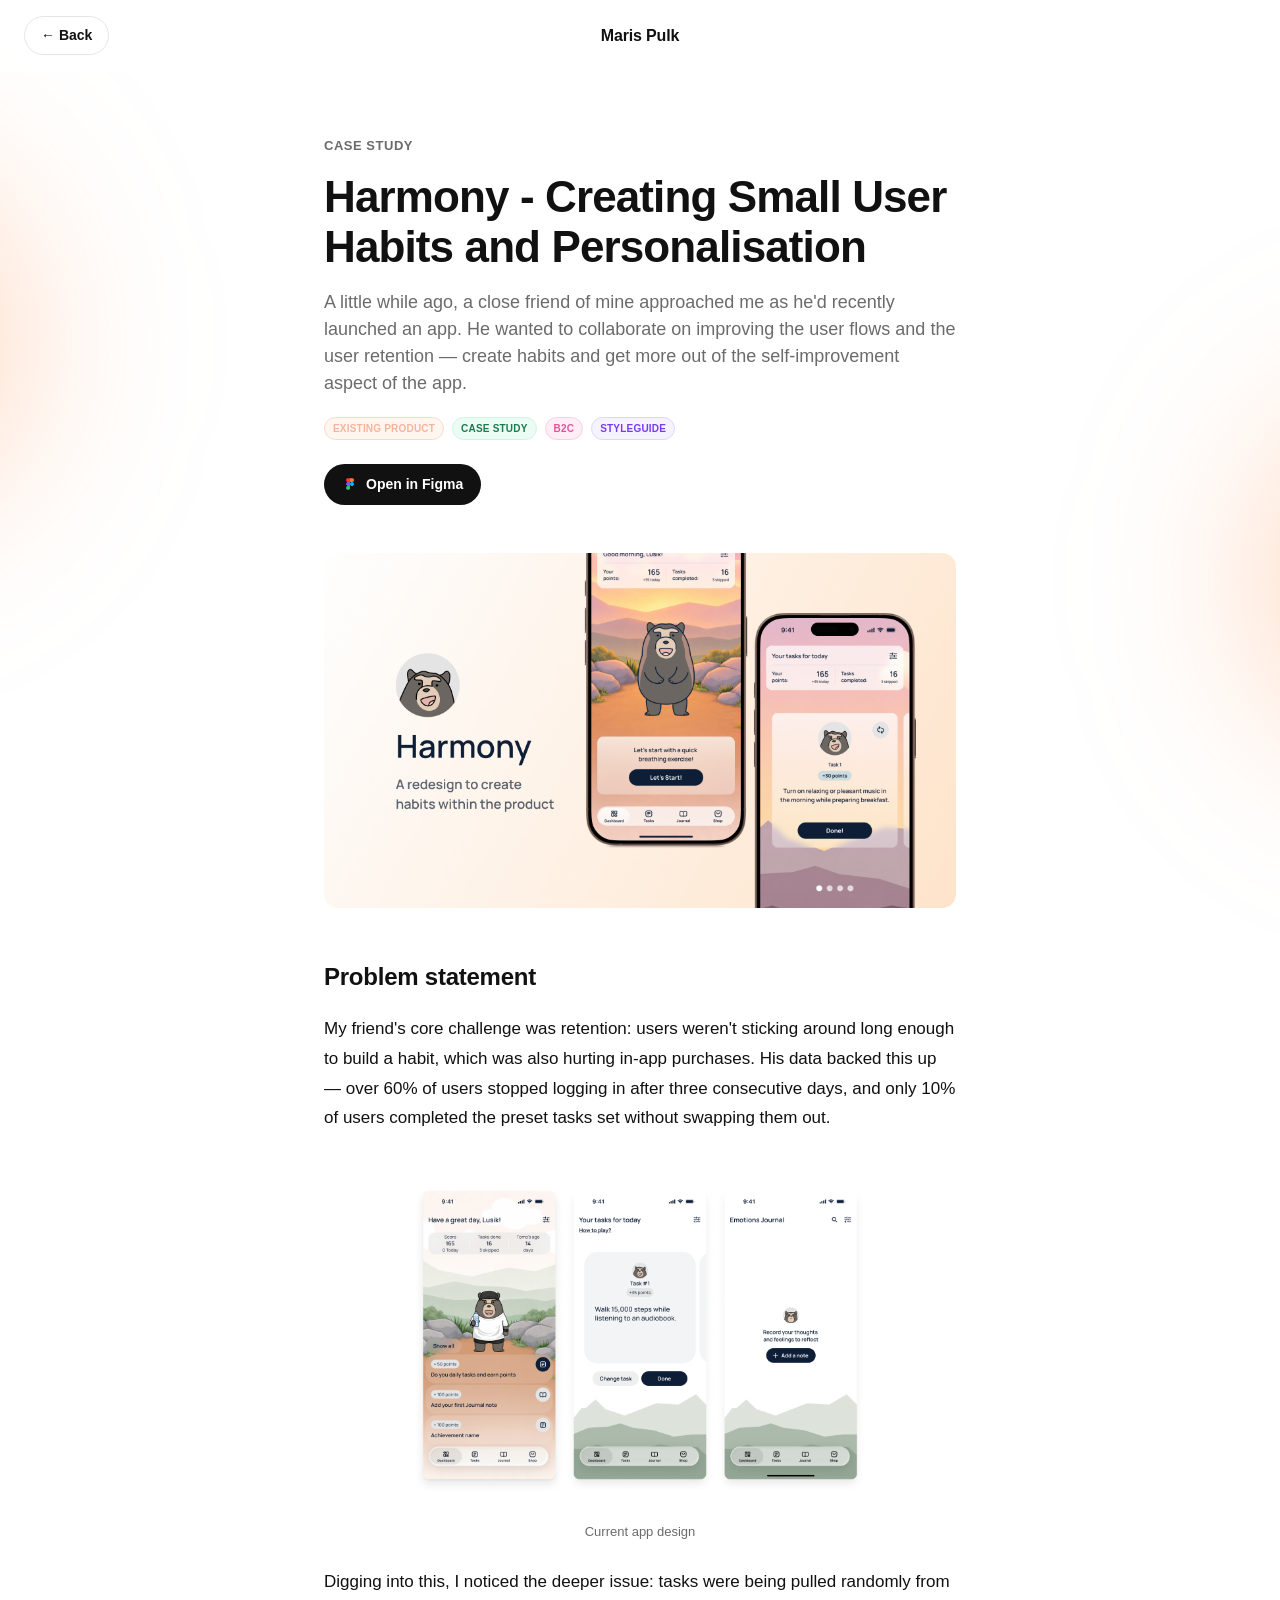
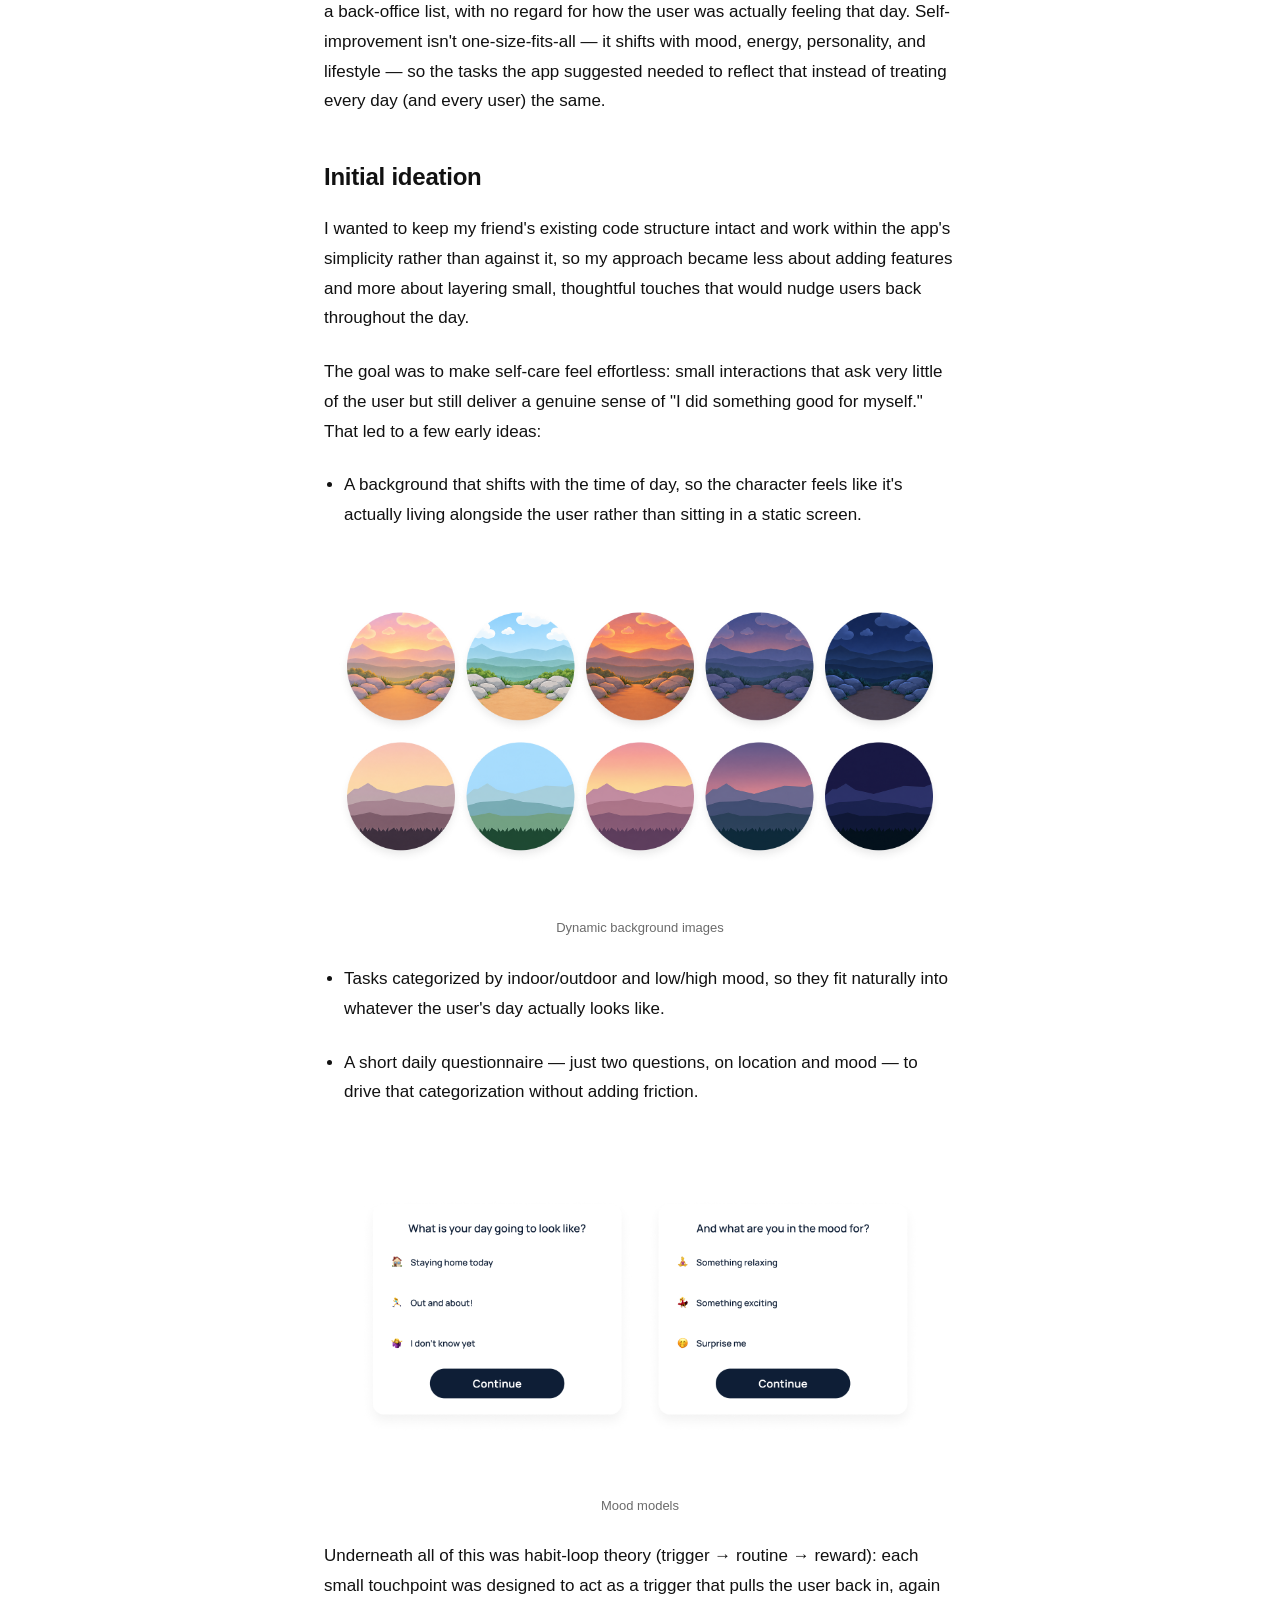
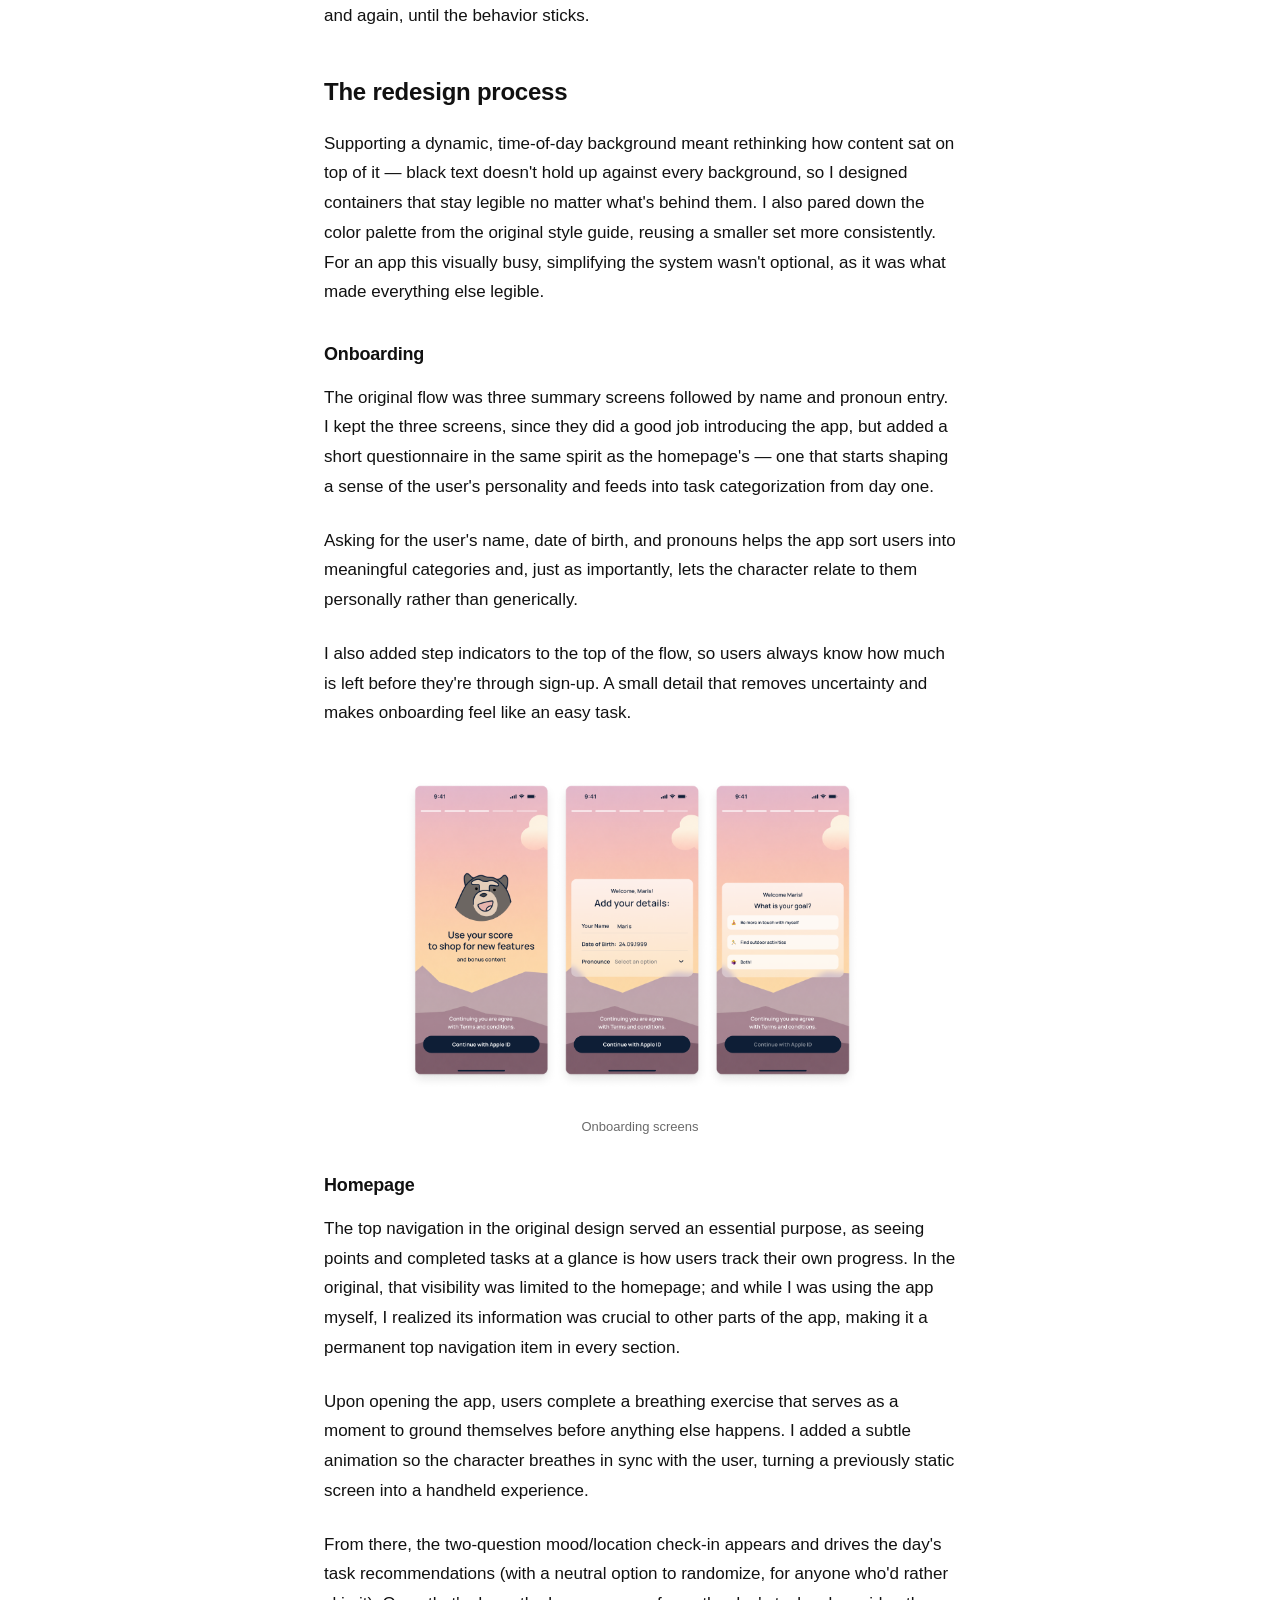
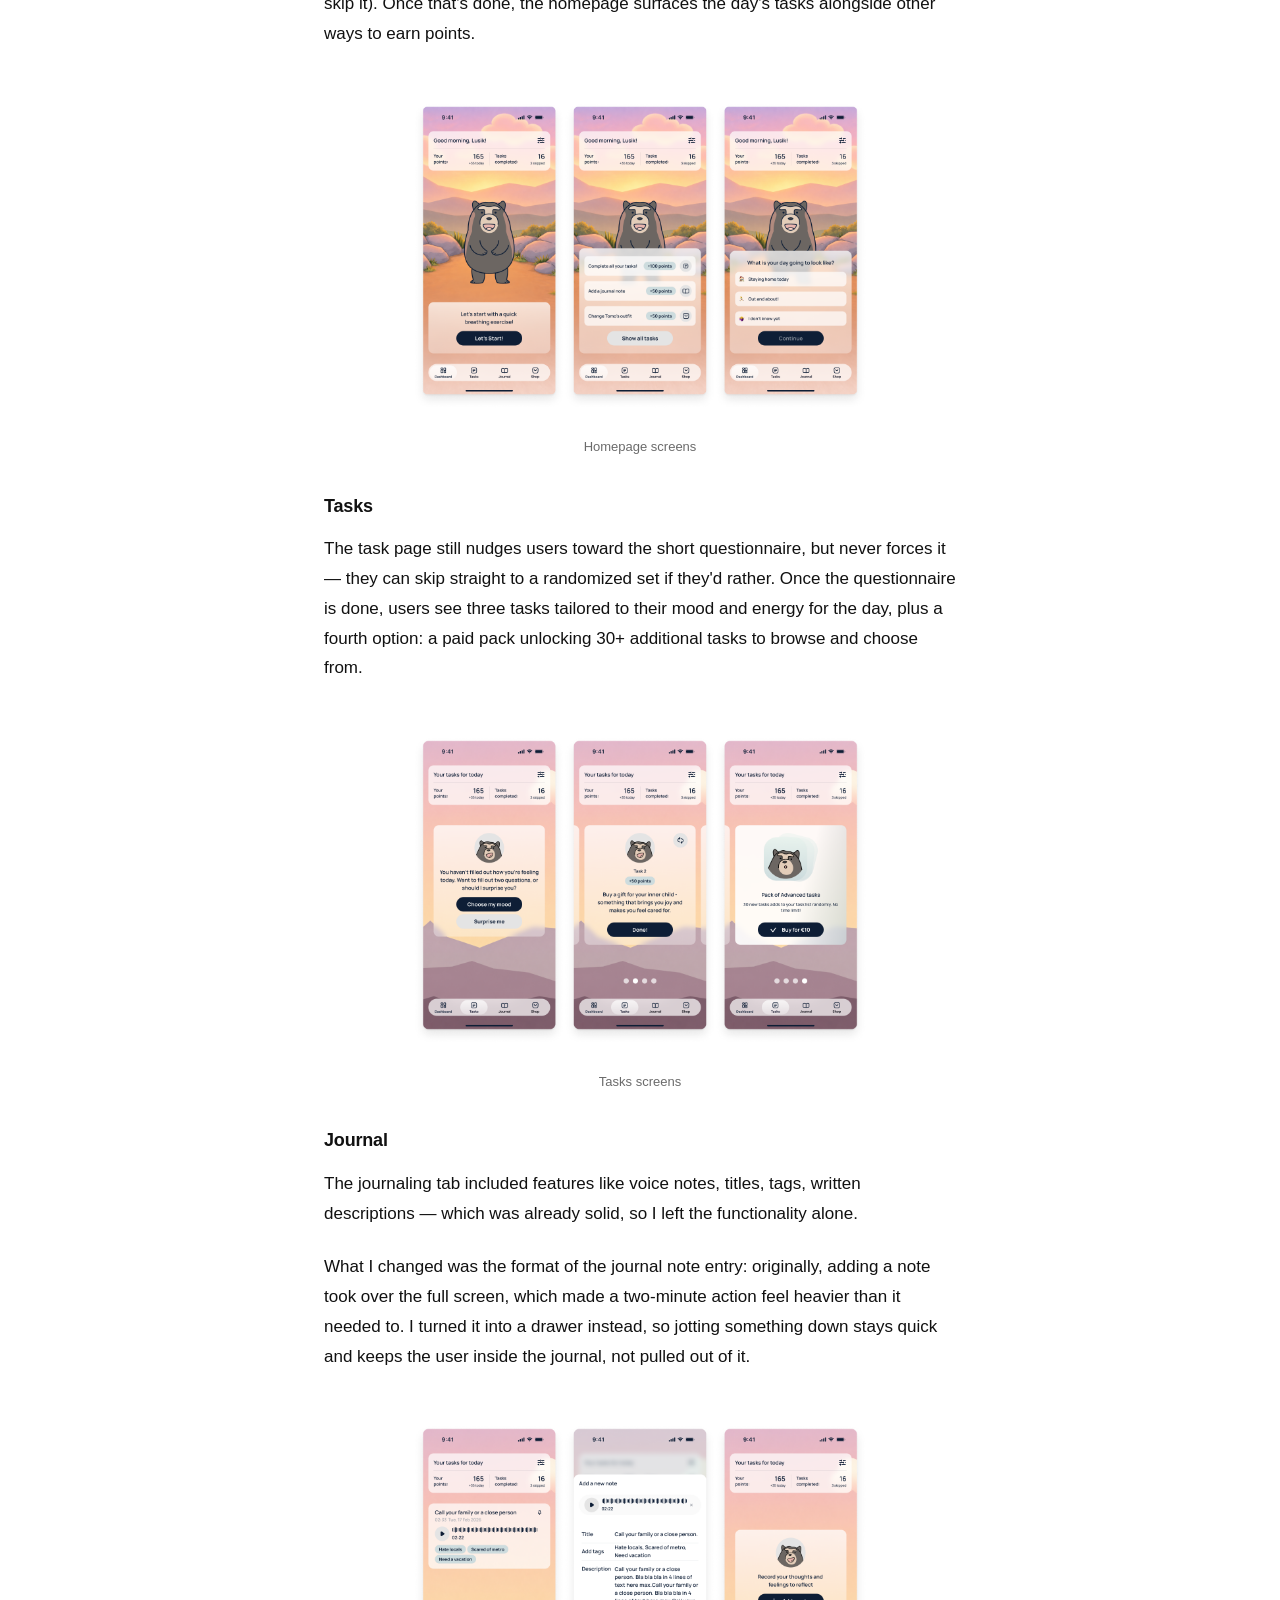
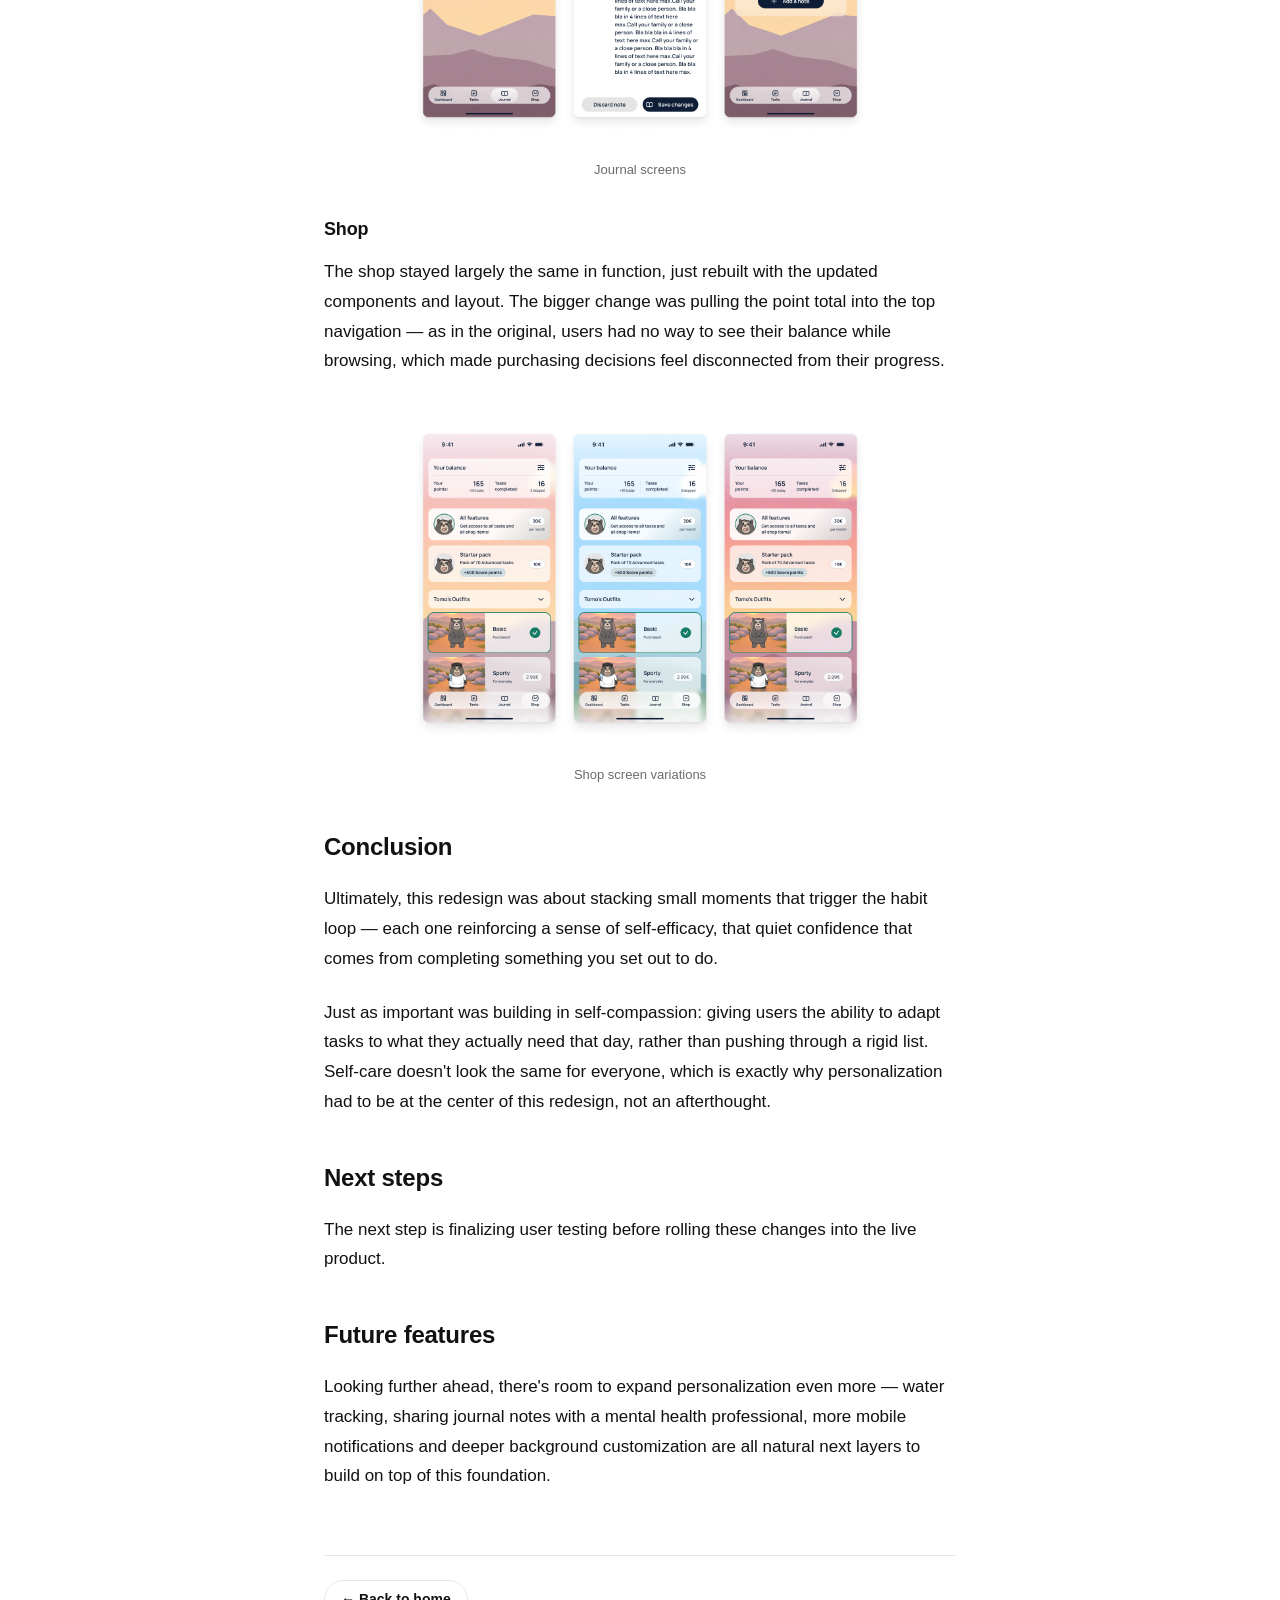
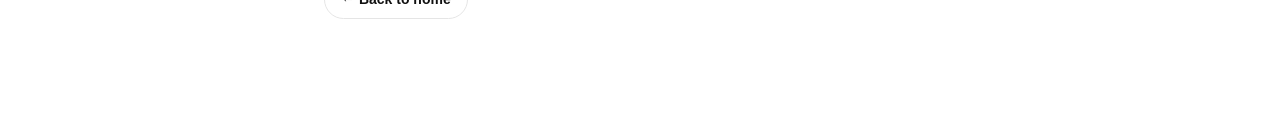
<file: harmony.html>
<!DOCTYPE html>
<html lang="en">
<head>
<meta charset="UTF-8">
<meta name="viewport" content="width=device-width, initial-scale=1.0">
<meta name="robots" content="noindex, nofollow">
<title>Harmony - Creating Small User Habits and Personalisation - Maris Pulk</title>
<meta name="description" content="Creating small user habits and personalisation for the Harmony self-improvement app.">
<link rel="stylesheet" href="styles.css">
<link rel="stylesheet" href="article.css">
</head>
<body>

  <header class="site-header" id="siteHeader">
    <div class="header-inner">
      <a href="index.html" class="logo">Maris Pulk</a>
      <a href="index.html" class="back-link">&larr; Back</a>
    </div>
  </header>

  <main class="article article--orange">
    <div class="article-header fade-in in-view">
      <p class="article-eyebrow">Case Study</p>
      <h1>Harmony - Creating Small User Habits and Personalisation</h1>
      <p class="article-subtext">A little while ago, a close friend of mine approached me as he'd recently launched an app. He wanted to collaborate on improving the user flows and the user retention — create habits and get more out of the self-improvement aspect of the app.</p>
      <div class="article-tags">
        <span class="work-card-tag work-card-tag--existing">Existing product</span>
        <span class="work-card-tag work-card-tag--case-study">Case Study</span>
        <span class="work-card-tag work-card-tag--b2c">B2C</span>
        <span class="work-card-tag work-card-tag--styleguide">Styleguide</span>
      </div>
      <a href="https://www.figma.com/design/iOlr0tzs163jV0nkmLSLzM/Harmony---Redesign?node-id=101-10766&t=xK6uEage6nlorvIv-1" class="figma-cta" target="_blank" rel="noopener">
        <img src="assets/icons/figma.png" alt="">
        Open in Figma
      </a>
    </div>

    <figure class="figure-image article-cover fade-in in-view">
      <img src="assets/harmony/cover.png" alt="Harmony cover">
    </figure>

    <article class="article-body fade-in in-view">
      <h2>Problem statement</h2>
      <p>My friend's core challenge was retention: users weren't sticking around long enough to build a habit, which was also hurting in-app purchases. His data backed this up — over 60% of users stopped logging in after three consecutive days, and only 10% of users completed the preset tasks set without swapping them out.</p>
      <figure class="figure-image">
        <img src="assets/harmony/current-app.png" alt="Screenshot of the current app">
      </figure>
      <p class="figure-caption">Current app design</p>
      <p>Digging into this, I noticed the deeper issue: tasks were being pulled randomly from a back-office list, with no regard for how the user was actually feeling that day. Self-improvement isn't one-size-fits-all — it shifts with mood, energy, personality, and lifestyle — so the tasks the app suggested needed to reflect that instead of treating every day (and every user) the same.</p>

      <h2>Initial ideation</h2>
      <p>I wanted to keep my friend's existing code structure intact and work within the app's simplicity rather than against it, so my approach became less about adding features and more about layering small, thoughtful touches that would nudge users back throughout the day.</p>
      <p>The goal was to make self-care feel effortless: small interactions that ask very little of the user but still deliver a genuine sense of "I did something good for myself." That led to a few early ideas:</p>

      <ul>
        <li>A background that shifts with the time of day, so the character feels like it's actually living alongside the user rather than sitting in a static screen.</li>
      </ul>
      <figure class="figure-image">
        <img src="assets/harmony/backgrounds.png" alt="Time-of-day background examples">
      </figure>
      <p class="figure-caption">Dynamic background images</p>

      <ul>
        <li>Tasks categorized by indoor/outdoor and low/high mood, so they fit naturally into whatever the user's day actually looks like.</li>
      </ul>

      <ul>
        <li>A short daily questionnaire — just two questions, on location and mood — to drive that categorization without adding friction.</li>
      </ul>
      <figure class="figure-image">
        <img src="assets/harmony/questionnaire.png" alt="Daily questionnaire screen">
      </figure>
      <p class="figure-caption">Mood models</p>

      <p>Underneath all of this was habit-loop theory (trigger &rarr; routine &rarr; reward): each small touchpoint was designed to act as a trigger that pulls the user back in, again and again, until the behavior sticks.</p>

      <h2>The redesign process</h2>
      <p>Supporting a dynamic, time-of-day background meant rethinking how content sat on top of it — black text doesn't hold up against every background, so I designed containers that stay legible no matter what's behind them. I also pared down the color palette from the original style guide, reusing a smaller set more consistently. For an app this visually busy, simplifying the system wasn't optional, as it was what made everything else legible.</p>

      <h3>Onboarding</h3>
      <p>The original flow was three summary screens followed by name and pronoun entry. I kept the three screens, since they did a good job introducing the app, but added a short questionnaire in the same spirit as the homepage's — one that starts shaping a sense of the user's personality and feeds into task categorization from day one.</p>
      <p>Asking for the user's name, date of birth, and pronouns helps the app sort users into meaningful categories and, just as importantly, lets the character relate to them personally rather than generically.</p>
      <p>I also added step indicators to the top of the flow, so users always know how much is left before they're through sign-up. A small detail that removes uncertainty and makes onboarding feel like an easy task.</p>
      <figure class="figure-image">
        <img src="assets/harmony/onboarding.png" alt="Onboarding flow screenshot">
      </figure>
      <p class="figure-caption">Onboarding screens</p>

      <h3>Homepage</h3>
      <p>The top navigation in the original design served an essential purpose, as seeing points and completed tasks at a glance is how users track their own progress. In the original, that visibility was limited to the homepage; and while I was using the app myself, I realized its information was crucial to other parts of the app, making it a permanent top navigation item in every section.</p>
      <p>Upon opening the app, users complete a breathing exercise that serves as a moment to ground themselves before anything else happens. I added a subtle animation so the character breathes in sync with the user, turning a previously static screen into a handheld experience.</p>
      <p>From there, the two-question mood/location check-in appears and drives the day's task recommendations (with a neutral option to randomize, for anyone who'd rather skip it). Once that's done, the homepage surfaces the day's tasks alongside other ways to earn points.</p>
      <figure class="figure-image">
        <img src="assets/harmony/homepage.png" alt="Homepage screenshot">
      </figure>
      <p class="figure-caption">Homepage screens</p>

      <h3>Tasks</h3>
      <p>The task page still nudges users toward the short questionnaire, but never forces it — they can skip straight to a randomized set if they'd rather. Once the questionnaire is done, users see three tasks tailored to their mood and energy for the day, plus a fourth option: a paid pack unlocking 30+ additional tasks to browse and choose from.</p>
      <figure class="figure-image">
        <img src="assets/harmony/tasks.png" alt="Tasks screenshot">
      </figure>
      <p class="figure-caption">Tasks screens</p>

      <h3>Journal</h3>
      <p>The journaling tab included features like voice notes, titles, tags, written descriptions — which was already solid, so I left the functionality alone.</p>
      <p>What I changed was the format of the journal note entry: originally, adding a note took over the full screen, which made a two-minute action feel heavier than it needed to. I turned it into a drawer instead, so jotting something down stays quick and keeps the user inside the journal, not pulled out of it.</p>
      <figure class="figure-image">
        <img src="assets/harmony/journal.png" alt="Journal screenshot">
      </figure>
      <p class="figure-caption">Journal screens</p>

      <h3>Shop</h3>
      <p>The shop stayed largely the same in function, just rebuilt with the updated components and layout. The bigger change was pulling the point total into the top navigation — as in the original, users had no way to see their balance while browsing, which made purchasing decisions feel disconnected from their progress.</p>
      <figure class="figure-image">
        <img src="assets/harmony/shop.png" alt="Shop screenshot">
      </figure>
      <p class="figure-caption">Shop screen variations</p>

      <h2>Conclusion</h2>
      <p>Ultimately, this redesign was about stacking small moments that trigger the habit loop — each one reinforcing a sense of self-efficacy, that quiet confidence that comes from completing something you set out to do.</p>
      <p>Just as important was building in self-compassion: giving users the ability to adapt tasks to what they actually need that day, rather than pushing through a rigid list. Self-care doesn't look the same for everyone, which is exactly why personalization had to be at the center of this redesign, not an afterthought.</p>

      <h2>Next steps</h2>
      <p>The next step is finalizing user testing before rolling these changes into the live product.</p>

      <h2>Future features</h2>
      <p>Looking further ahead, there's room to expand personalization even more — water tracking, sharing journal notes with a mental health professional, more mobile notifications and deeper background customization are all natural next layers to build on top of this foundation.</p>
    </article>

    <div class="article-footer">
      <a href="index.html" class="back-link">&larr; Back to home</a>
    </div>
  </main>

  <script src="script.js"></script>
</body>
</html>
</file>
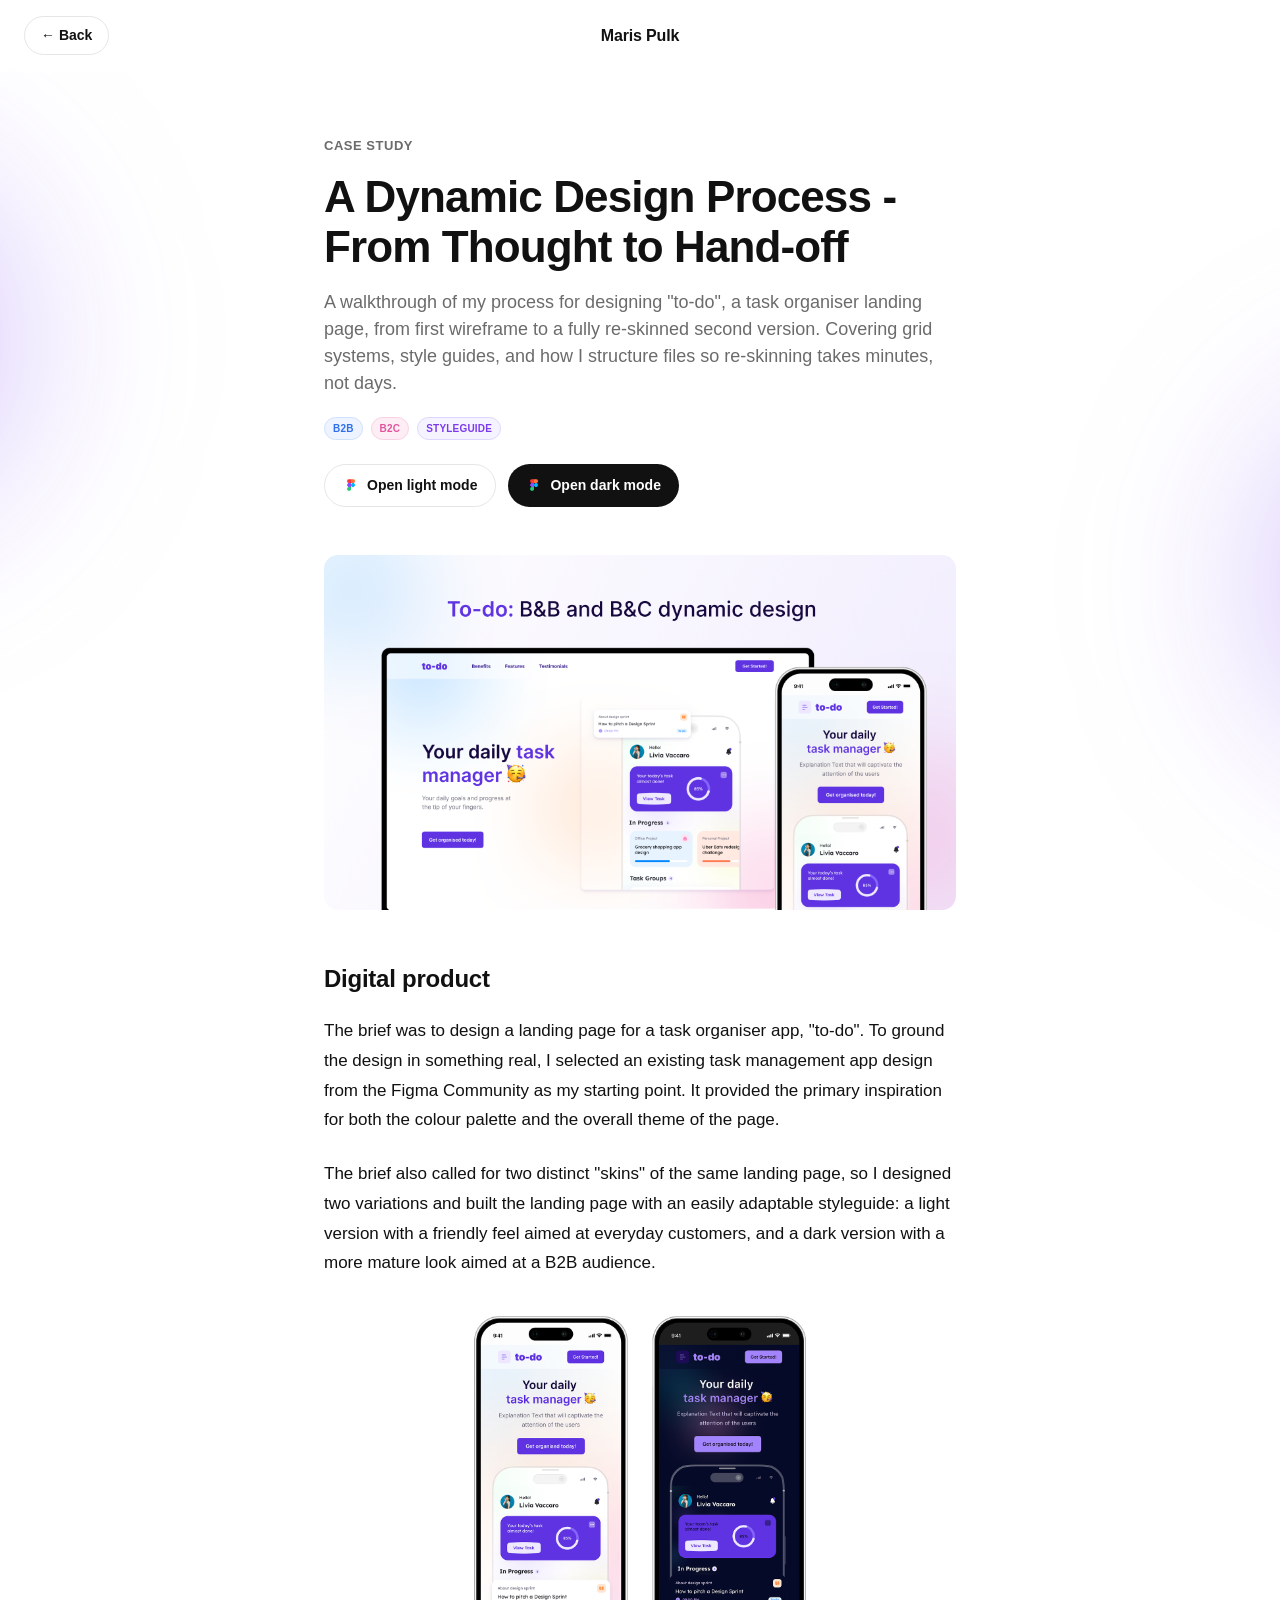
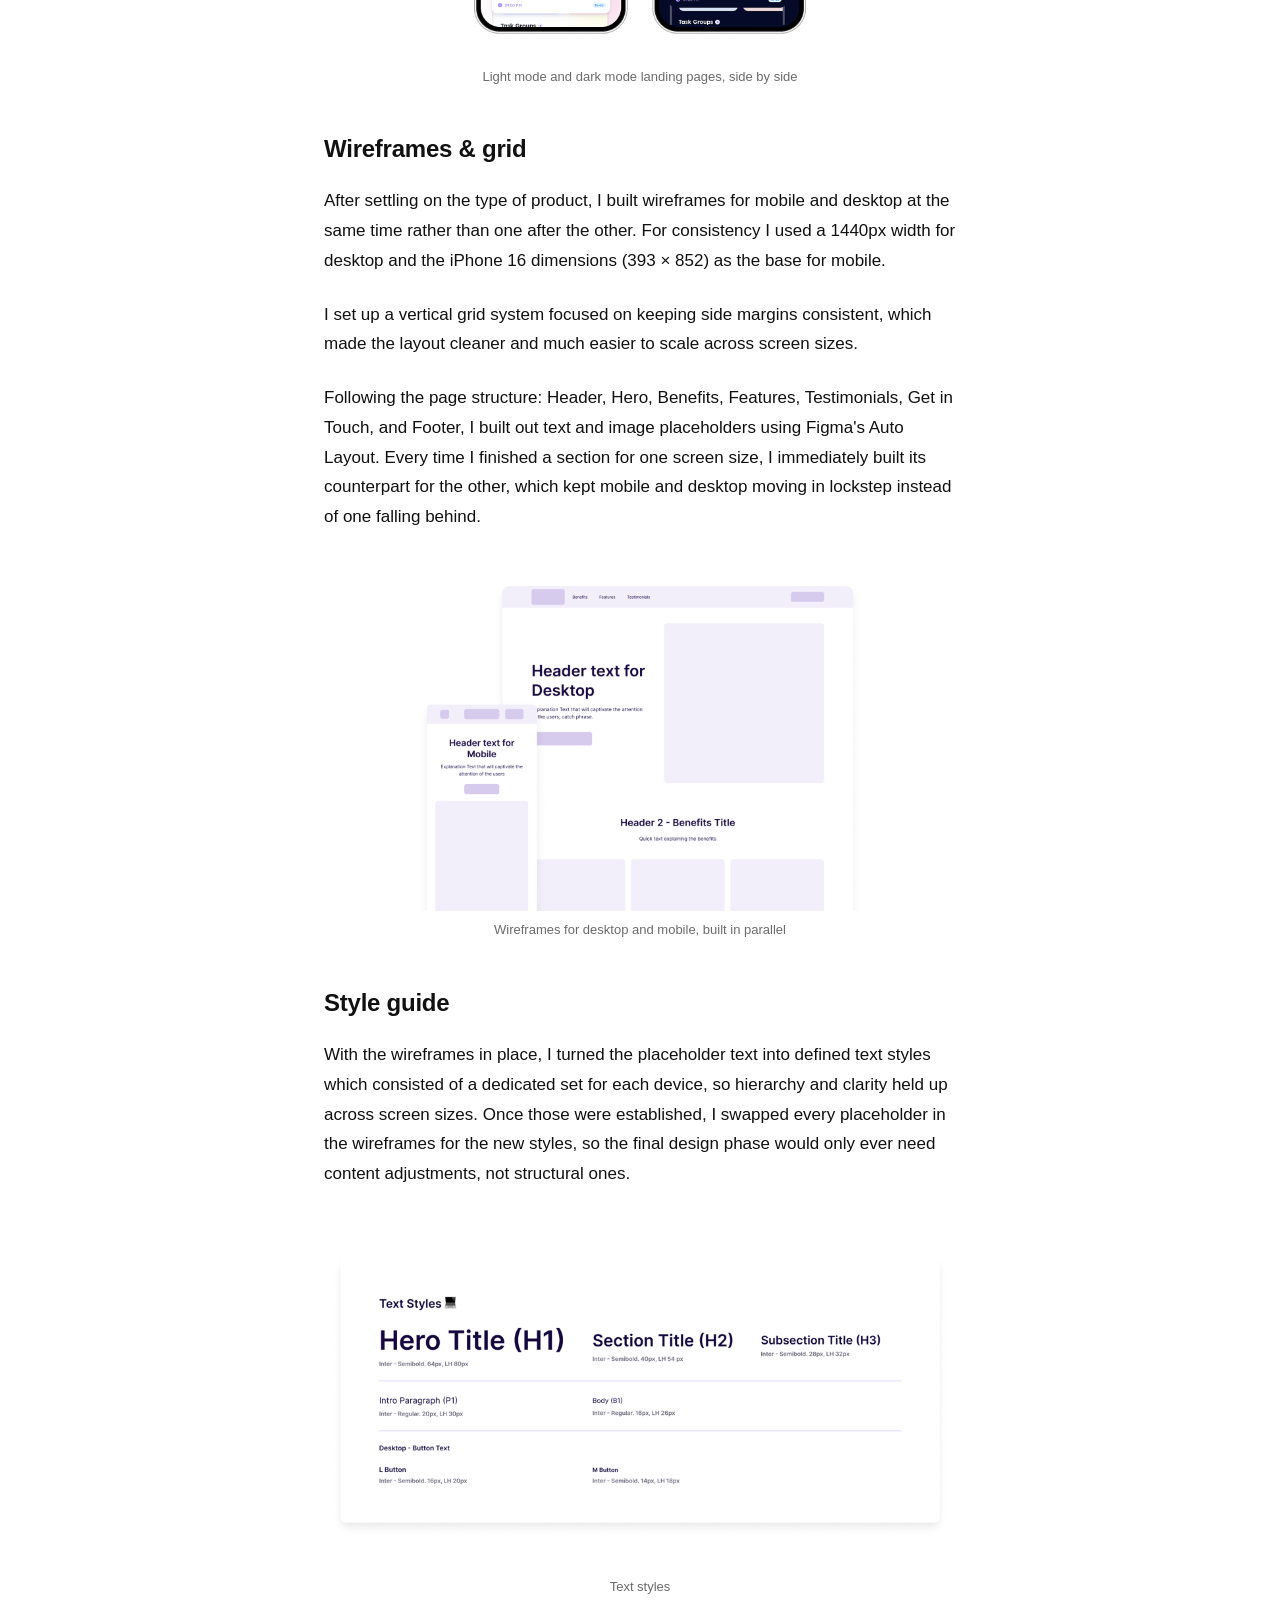
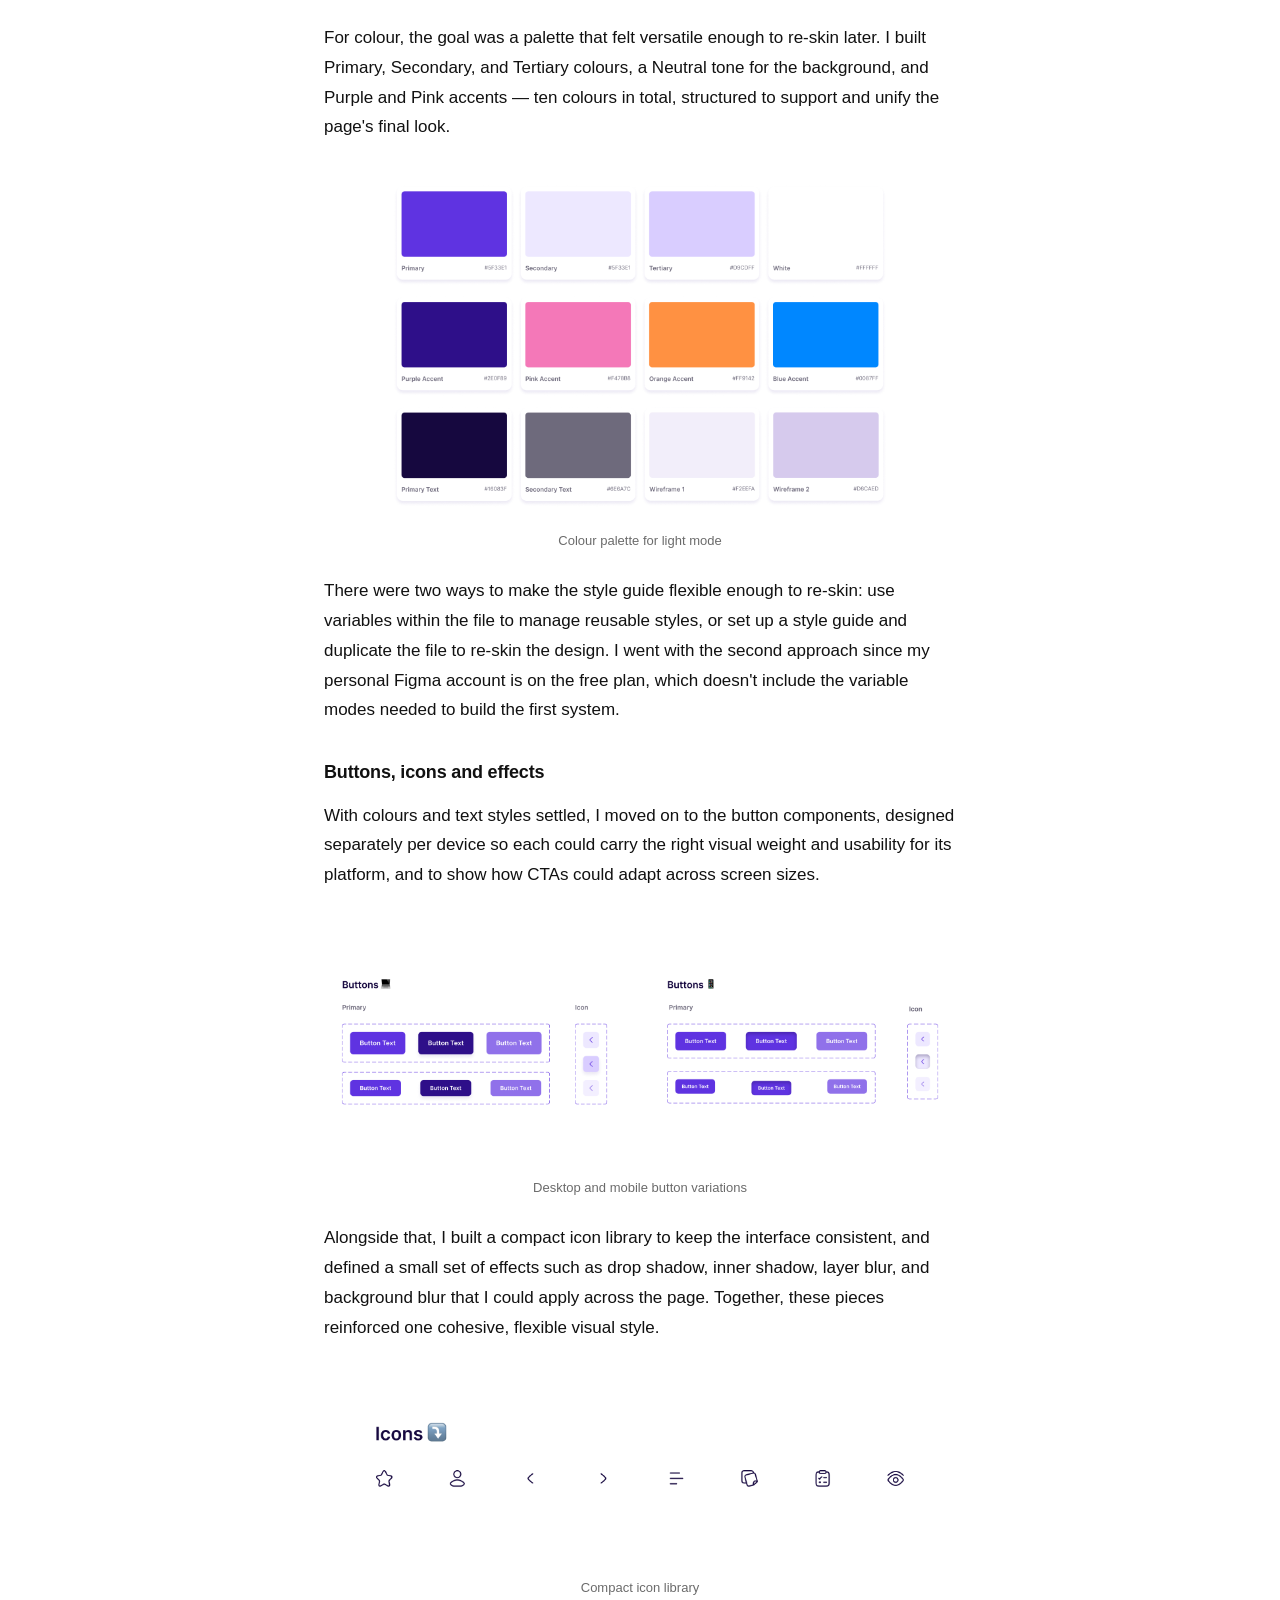
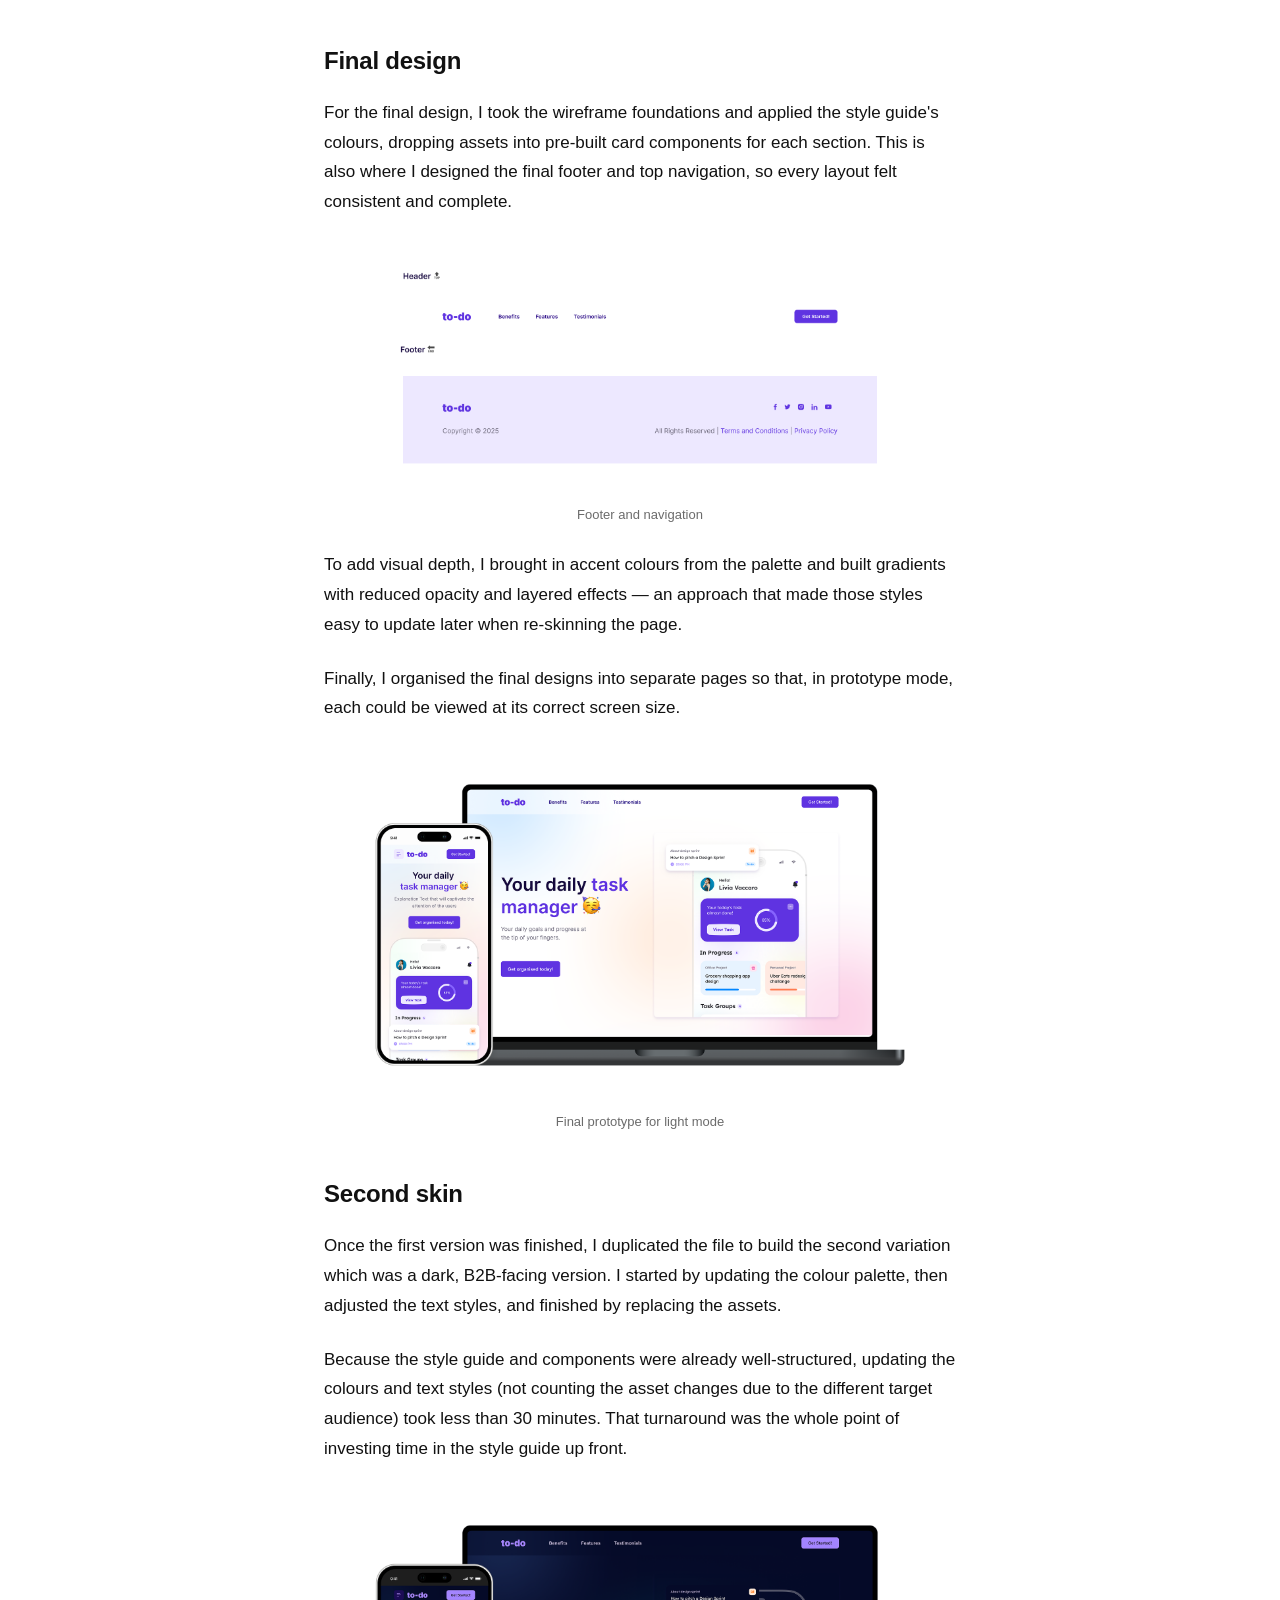
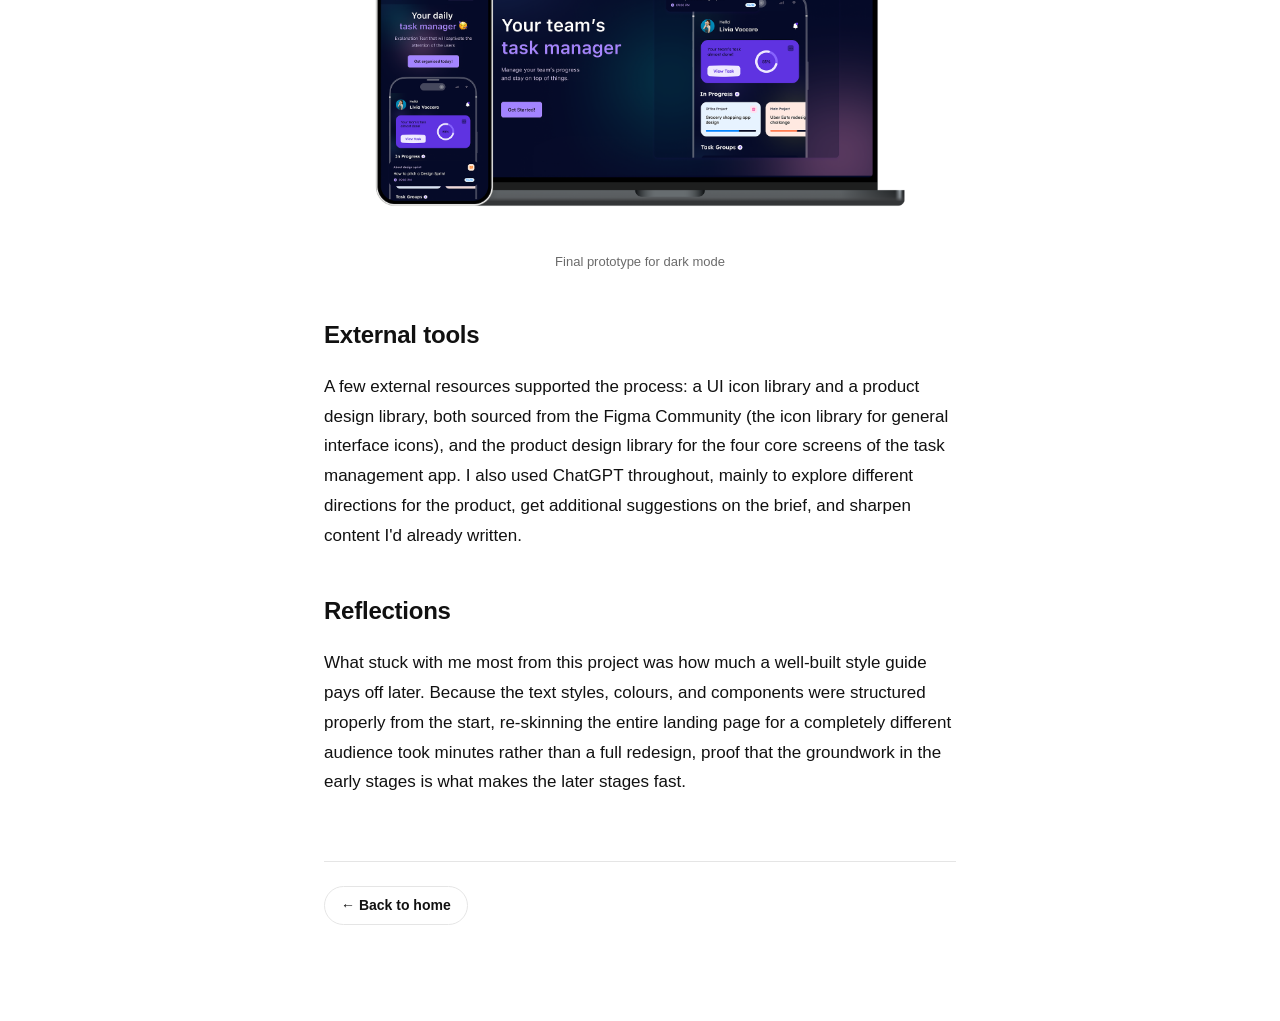
<file: thought-to-handoff.html>
<!DOCTYPE html>
<html lang="en">
<head>
<meta charset="UTF-8">
<meta name="viewport" content="width=device-width, initial-scale=1.0">
<meta name="robots" content="noindex, nofollow">
<title>A Dynamic Design Process - From Thought to Hand-off - Maris Pulk</title>
<meta name="description" content="Designing 'to-do', a task organiser landing page, from wireframes through to a re-skinned second version.">
<link rel="stylesheet" href="styles.css">
<link rel="stylesheet" href="article.css">
</head>
<body>

  <header class="site-header" id="siteHeader">
    <div class="header-inner">
      <a href="index.html" class="logo">Maris Pulk</a>
      <a href="index.html" class="back-link">&larr; Back</a>
    </div>
  </header>

  <main class="article article--purple">
    <div class="article-header fade-in in-view">
      <p class="article-eyebrow">Case Study</p>
      <h1>A Dynamic Design Process - From Thought to Hand-off</h1>
      <p class="article-subtext">A walkthrough of my process for designing "to-do", a task organiser landing page, from first wireframe to a fully re-skinned second version. Covering grid systems, style guides, and how I structure files so re-skinning takes minutes, not days.</p>
      <div class="article-tags">
        <span class="work-card-tag work-card-tag--b2b">B2B</span>
        <span class="work-card-tag work-card-tag--b2c">B2C</span>
        <span class="work-card-tag work-card-tag--styleguide">Styleguide</span>
      </div>
      <div class="figma-cta-group">
        <a href="https://www.figma.com/design/6nuVOQIRAvwc6e9reuTq9S/To-do--Customer-facing?node-id=0-1&t=YR8iMA6KvrR6Rmf9-1" class="figma-cta figma-cta--light" target="_blank" rel="noopener">
          <img src="assets/icons/figma.png" alt="">
          Open light mode
        </a>
        <a href="https://www.figma.com/design/59SmvcA7D6nwwfeNSKJ0cc/To-do--B2B?node-id=0-1&t=HYUByA8pZHkTQtfU-1" class="figma-cta" target="_blank" rel="noopener">
          <img src="assets/icons/figma.png" alt="">
          Open dark mode
        </a>
      </div>
    </div>

    <figure class="figure-image article-cover fade-in in-view">
      <img src="assets/thought-to-handoff/cover.png" alt="From Thought to Hand-off cover">
    </figure>

    <article class="article-body fade-in in-view">
      <h2>Digital product</h2>
      <p>The brief was to design a landing page for a task organiser app, "to-do". To ground the design in something real, I selected an existing task management app design from the Figma Community as my starting point. It provided the primary inspiration for both the colour palette and the overall theme of the page.</p>
      <p>The brief also called for two distinct "skins" of the same landing page, so I designed two variations and built the landing page with an easily adaptable styleguide: a light version with a friendly feel aimed at everyday customers, and a dark version with a more mature look aimed at a B2B audience.</p>
      <figure class="figure-image">
        <img src="assets/thought-to-handoff/light-dark-mode.png" alt="Light mode and dark mode landing pages, side by side">
      </figure>
      <p class="figure-caption">Light mode and dark mode landing pages, side by side</p>

      <h2>Wireframes &amp; grid</h2>
      <p>After settling on the type of product, I built wireframes for mobile and desktop at the same time rather than one after the other. For consistency I used a 1440px width for desktop and the iPhone 16 dimensions (393 &times; 852) as the base for mobile.</p>
      <p>I set up a vertical grid system focused on keeping side margins consistent, which made the layout cleaner and much easier to scale across screen sizes.</p>
      <p>Following the page structure: Header, Hero, Benefits, Features, Testimonials, Get in Touch, and Footer, I built out text and image placeholders using Figma's Auto Layout. Every time I finished a section for one screen size, I immediately built its counterpart for the other, which kept mobile and desktop moving in lockstep instead of one falling behind.</p>
      <figure class="figure-image">
        <img src="assets/thought-to-handoff/wireframes.png" alt="Wireframes for desktop and mobile, built in parallel">
      </figure>
      <p class="figure-caption">Wireframes for desktop and mobile, built in parallel</p>

      <h2>Style guide</h2>
      <p>With the wireframes in place, I turned the placeholder text into defined text styles which consisted of a dedicated set for each device, so hierarchy and clarity held up across screen sizes. Once those were established, I swapped every placeholder in the wireframes for the new styles, so the final design phase would only ever need content adjustments, not structural ones.</p>
      <figure class="figure-image">
        <img src="assets/thought-to-handoff/text-sizes.png" alt="Text style guide, per device">
      </figure>
      <p class="figure-caption">Text styles</p>
      <p>For colour, the goal was a palette that felt versatile enough to re-skin later. I built Primary, Secondary, and Tertiary colours, a Neutral tone for the background, and Purple and Pink accents — ten colours in total, structured to support and unify the page's final look.</p>
      <figure class="figure-image">
        <img src="assets/thought-to-handoff/colour-palette.png" alt="Colour palette">
      </figure>
      <p class="figure-caption">Colour palette for light mode</p>
      <p>There were two ways to make the style guide flexible enough to re-skin: use variables within the file to manage reusable styles, or set up a style guide and duplicate the file to re-skin the design. I went with the second approach since my personal Figma account is on the free plan, which doesn't include the variable modes needed to build the first system.</p>

      <h3>Buttons, icons and effects</h3>
      <p>With colours and text styles settled, I moved on to the button components, designed separately per device so each could carry the right visual weight and usability for its platform, and to show how CTAs could adapt across screen sizes.</p>
      <figure class="figure-image" style="aspect-ratio: 1920 / 774;">
        <img src="assets/thought-to-handoff/buttons.png" alt="Button components, per device">
      </figure>
      <p class="figure-caption">Desktop and mobile button variations</p>
      <p>Alongside that, I built a compact icon library to keep the interface consistent, and defined a small set of effects such as drop shadow, inner shadow, layer blur, and background blur that I could apply across the page. Together, these pieces reinforced one cohesive, flexible visual style.</p>
      <figure class="figure-image" style="aspect-ratio: 1920 / 616;">
        <img src="assets/thought-to-handoff/icons.png" alt="Icon library">
      </figure>
      <p class="figure-caption">Compact icon library</p>

      <h2>Final design</h2>
      <p>For the final design, I took the wireframe foundations and applied the style guide's colours, dropping assets into pre-built card components for each section. This is also where I designed the final footer and top navigation, so every layout felt consistent and complete.</p>
      <figure class="figure-image" style="aspect-ratio: 1920 / 774;">
        <img src="assets/thought-to-handoff/top-nav-footer.png" alt="Top navigation and footer">
      </figure>
      <p class="figure-caption">Footer and navigation</p>
      <p>To add visual depth, I brought in accent colours from the palette and built gradients with reduced opacity and layered effects — an approach that made those styles easy to update later when re-skinning the page.</p>
      <p>Finally, I organised the final designs into separate pages so that, in prototype mode, each could be viewed at its correct screen size.</p>
      <figure class="figure-image">
        <img src="assets/thought-to-handoff/final-light-prototype.png" alt="Final light prototype">
      </figure>
      <p class="figure-caption">Final prototype for light mode</p>

      <h2>Second skin</h2>
      <p>Once the first version was finished, I duplicated the file to build the second variation which was a dark, B2B-facing version. I started by updating the colour palette, then adjusted the text styles, and finished by replacing the assets.</p>
      <p>Because the style guide and components were already well-structured, updating the colours and text styles (not counting the asset changes due to the different target audience) took less than 30 minutes. That turnaround was the whole point of investing time in the style guide up front.</p>
      <figure class="figure-image">
        <img src="assets/thought-to-handoff/final-dark-prototype.png" alt="Final dark prototype">
      </figure>
      <p class="figure-caption">Final prototype for dark mode</p>

      <h2>External tools</h2>
      <p>A few external resources supported the process: a UI icon library and a product design library, both sourced from the Figma Community (the icon library for general interface icons), and the product design library for the four core screens of the task management app. I also used ChatGPT throughout, mainly to explore different directions for the product, get additional suggestions on the brief, and sharpen content I'd already written.</p>

      <h2>Reflections</h2>
      <p>What stuck with me most from this project was how much a well-built style guide pays off later. Because the text styles, colours, and components were structured properly from the start, re-skinning the entire landing page for a completely different audience took minutes rather than a full redesign, proof that the groundwork in the early stages is what makes the later stages fast.</p>
    </article>

    <div class="article-footer">
      <a href="index.html" class="back-link">&larr; Back to home</a>
    </div>
  </main>

  <script src="script.js"></script>
</body>
</html>
</file>
<file: styles.css>
/* ============================================================
   Base / Reset
   ============================================================ */
:root {
  --color-bg: #ffffff;
  --color-text: #111111;
  --color-muted: #6b6b6b;
  --color-border: #e5e5e5;
  --color-accent: #7c5cff;
  --header-height: 72px;
  --gap: 11px;
  --radius: 14px;
  --max-width: 1400px;
  --ease-spring: cubic-bezier(0.34, 1.56, 0.64, 1);
  --transition-fast: 0.25s ease;
  --transition-med: 0.6s var(--ease-spring);
}

* {
  box-sizing: border-box;
  margin: 0;
  padding: 0;
}

html {
  scroll-behavior: smooth;
}

body {
  font-family: -apple-system, BlinkMacSystemFont, "Inter", "Helvetica Neue", Arial, sans-serif;
  color: var(--color-text);
  background: var(--color-bg);
  line-height: 1.5;
  -webkit-font-smoothing: antialiased;
  overflow-x: hidden;
}

a {
  color: inherit;
  text-decoration: none;
}

img {
  max-width: 100%;
  display: block;
}

section {
  padding: 96px 24px;
  max-width: var(--max-width);
  margin: 0 auto;
}

/* ============================================================
   Header
   ============================================================ */
.site-header {
  position: fixed;
  top: 0;
  left: 0;
  right: 0;
  z-index: 100;
  height: var(--header-height);
  backdrop-filter: blur(12px) saturate(180%);
  -webkit-backdrop-filter: blur(12px) saturate(180%);
  background: rgba(255, 255, 255, 0.7);
  border-bottom: 1px solid transparent;
  transition: border-color var(--transition-fast), background var(--transition-fast);
}

.site-header.scrolled {
  border-bottom-color: var(--color-border);
}

.header-inner {
  max-width: var(--max-width);
  margin: 0 auto;
  height: 100%;
  padding: 0 24px;
  display: flex;
  align-items: center;
  justify-content: space-between;
}

.logo {
  font-weight: 600;
  font-size: 16px;
  letter-spacing: -0.01em;
}

.nav-desktop {
  display: flex;
  gap: 32px;
}

.nav-desktop a {
  font-size: 14px;
  color: var(--color-muted);
  transition: color var(--transition-fast);
}

.nav-desktop a:hover {
  color: var(--color-text);
}

.header-actions {
  display: flex;
  align-items: center;
  gap: 16px;
}

.icon-link {
  font-size: 13px;
  font-weight: 600;
  color: var(--color-muted);
  border: 1px solid var(--color-border);
  border-radius: 999px;
  width: 32px;
  height: 32px;
  display: flex;
  align-items: center;
  justify-content: center;
  transition: all var(--transition-fast);
}

.icon-link:hover {
  color: var(--color-bg);
  background: var(--color-accent);
  border-color: var(--color-accent);
}

.work-card-wrap {
  position: relative;
}

.work-card-wrap .work-card {
  height: 100%;
}

.work-card-figma-badge {
  position: absolute;
  top: 12px;
  right: 12px;
  z-index: 2;
  width: 32px;
  height: 32px;
  display: flex;
  align-items: center;
  justify-content: center;
  border-radius: 999px;
  background: rgba(255, 255, 255, 0.9);
  backdrop-filter: blur(6px);
  -webkit-backdrop-filter: blur(6px);
  border: 1px solid var(--color-border);
  box-shadow: 0 4px 12px rgba(0, 0, 0, 0.08);
  transition: transform var(--transition-fast);
}

.work-card-figma-badge:hover {
  transform: scale(1.08);
}

.work-card-figma-badge img {
  width: 14px;
  height: 14px;
  object-fit: contain;
}

.menu-toggle {
  display: none;
  background: none;
  border: none;
  font-size: 14px;
  font-weight: 500;
  cursor: pointer;
  color: var(--color-text);
  padding: 8px 0;
}

/* Mobile nav */
.nav-mobile {
  position: fixed;
  inset: 0;
  top: var(--header-height);
  background: var(--color-bg);
  z-index: 99;
  display: flex;
  flex-direction: column;
  justify-content: space-between;
  padding: 48px 24px;
  transform: translateY(-12px);
  opacity: 0;
  visibility: hidden;
  pointer-events: none;
  transition: opacity var(--transition-fast), transform var(--transition-fast), visibility 0s linear 0.25s;
}

.nav-mobile.open {
  opacity: 1;
  visibility: visible;
  pointer-events: auto;
  transform: translateY(0);
  transition: opacity var(--transition-fast), transform var(--transition-fast), visibility 0s linear 0s;
}

.nav-mobile a {
  font-size: 32px;
  font-weight: 500;
  padding: 12px 0;
  border-bottom: 1px solid var(--color-border);
}

.nav-mobile-footer {
  display: flex;
  gap: 24px;
}

.nav-mobile-footer a {
  font-size: 14px;
  color: var(--color-muted);
}

/* ============================================================
   Hero
   ============================================================ */
main {
  position: relative;
}

.hero {
  padding-top: calc(var(--header-height) + 96px);
  padding-bottom: 64px;
}

.hero-glow {
  position: absolute;
  top: -160px;
  left: 62%;
  z-index: -1;
  width: min(1200px, 150vw);
  height: 1000px;
  pointer-events: none;
  transform: translateX(-50%);
  translate: 0 0;
  transition: translate 0.25s cubic-bezier(0.22, 1, 0.36, 1);
  background: radial-gradient(ellipse 60% 55% at 50% 45%, rgba(124, 92, 255, 0.55) 0%, rgba(124, 92, 255, 0.28) 35%, rgba(124, 92, 255, 0) 72%);
  filter: blur(50px);
  animation: glow-drift 14s ease-in-out infinite alternate;
}

.hero-glow::after {
  content: "";
  position: absolute;
  inset: 0;
  background-image: url("data:image/svg+xml;charset=UTF-8,%3Csvg xmlns='http://www.w3.org/2000/svg'%3E%3Cfilter id='n'%3E%3CfeTurbulence type='fractalNoise' baseFrequency='0.85' numOctaves='2' stitchTiles='stitch'/%3E%3C/filter%3E%3Crect width='100%25' height='100%25' filter='url(%23n)'/%3E%3C/svg%3E");
  opacity: 0.18;
  mix-blend-mode: overlay;
}

@keyframes glow-drift {
  0% { transform: translateX(-52%) translateY(-10px) scale(1); }
  50% { transform: translateX(-48%) translateY(15px) scale(1.06); }
  100% { transform: translateX(-51%) translateY(-6px) scale(0.97); }
}

.hero-location {
  font-size: 14px;
  color: var(--color-muted);
  margin-bottom: 24px;
}

.hero-title {
  font-size: clamp(32px, 5.5vw, 64px);
  font-weight: 600;
  letter-spacing: -0.02em;
  line-height: 1.1;
  max-width: 20ch;
}

.hero-subtitle {
  margin-top: 24px;
  font-size: clamp(16px, 2vw, 20px);
  color: var(--color-muted);
  max-width: 60ch;
}

.hero-subtitle strong,
.hero-founder strong {
  font-weight: 500;
  color: #3f3f3f;
}

.hero-founder {
  margin-top: 12px;
  font-size: clamp(16px, 2vw, 20px);
  color: var(--color-muted);
  display: flex;
  align-items: center;
  gap: 10px;
}

.tag {
  font-size: 11px;
  font-weight: 700;
  letter-spacing: 0.04em;
  text-transform: uppercase;
  color: #34cbb9;
  border: 1px solid #93e1d8;
  background: #ecfffb;
  border-radius: 999px;
  padding: 4px 10px;
}

/* ============================================================
   About me
   ============================================================ */
.about-me-bio {
  font-size: clamp(18px, 2.2vw, 22px);
  line-height: 1.5;
  letter-spacing: -0.01em;
  max-width: 60ch;
  margin-bottom: 48px;
}

.experience-carousel {
  position: relative;
}

.experience-track {
  display: flex;
  gap: var(--gap);
  overflow-x: auto;
  scroll-snap-type: x mandatory;
  scroll-padding-left: 24px;
  scroll-behavior: smooth;
  padding-top: 20px;
  padding-bottom: 28px;
  margin: -20px -24px -28px;
  padding-left: 24px;
  padding-right: 24px;
  -webkit-overflow-scrolling: touch;
  scrollbar-width: none;
}

.experience-track::-webkit-scrollbar {
  display: none;
}

.experience-card {
  flex: 0 0 clamp(260px, 40vw, 360px);
  scroll-snap-align: start;
  border: 1px solid #d8cfff;
  border-radius: var(--radius);
  padding: 32px;
  background: #f6f3ff;
  transition: transform var(--transition-med), box-shadow var(--transition-med);
}

.experience-card:hover {
  transform: scale(1.03);
  box-shadow: 0 6px 16px rgba(0, 0, 0, 0.08);
}

.experience-card .experience-years {
  display: block;
  font-size: 13px;
  font-weight: 600;
  color: var(--color-muted);
  margin-bottom: 24px;
}

.experience-card h3 {
  font-size: 20px;
  font-weight: 600;
  margin-bottom: 8px;
}

.experience-card p {
  color: var(--color-muted);
  font-size: 15px;
}

/* ============================================================
   Section heading
   ============================================================ */
.section-heading {
  margin-bottom: 48px;
  display: flex;
  flex-wrap: wrap;
  align-items: baseline;
  justify-content: space-between;
  gap: 12px;
}

.section-heading h2 {
  font-size: clamp(24px, 3vw, 36px);
  font-weight: 600;
  letter-spacing: -0.01em;
}

.section-heading p {
  color: var(--color-muted);
  font-size: 15px;
}

/* ============================================================
   About / process carousel
   ============================================================ */
.process-carousel {
  position: relative;
}

.process-track {
  display: flex;
  gap: var(--gap);
  overflow-x: auto;
  scroll-snap-type: x mandatory;
  scroll-padding-left: 24px;
  scroll-behavior: smooth;
  padding-bottom: 8px;
  margin: 0 -24px;
  padding-left: 24px;
  padding-right: 24px;
  -webkit-overflow-scrolling: touch;
  scrollbar-width: none;
}

.process-track::-webkit-scrollbar {
  display: none;
}

.process-card {
  flex: 0 0 clamp(260px, 40vw, 360px);
  scroll-snap-align: start;
  border: 1px solid #93e1d8;
  border-radius: var(--radius);
  padding: 32px;
  background: #ecfffb;
}

.process-number {
  display: block;
  font-size: 14px;
  font-weight: 600;
  color: var(--color-muted);
  margin-bottom: 24px;
}

.process-card h3 {
  font-size: 20px;
  font-weight: 600;
  margin-bottom: 12px;
}

.process-card p {
  color: var(--color-muted);
  font-size: 15px;
}

.carousel-controls {
  display: flex;
  align-items: center;
  justify-content: space-between;
  margin-top: 32px;
}

.carousel-dots {
  display: flex;
  gap: 8px;
}

.carousel-dots button {
  width: 8px;
  height: 8px;
  border-radius: 50%;
  border: none;
  background: var(--color-border);
  cursor: pointer;
  padding: 0;
  transition: background var(--transition-fast), transform var(--transition-fast);
}

.carousel-dots button.active {
  background: var(--color-accent);
  transform: scale(1.3);
}

.carousel-note {
  flex: 1;
  text-align: center;
  color: var(--color-muted);
  font-size: 14px;
  padding: 0 24px;
}

.carousel-arrows {
  display: flex;
  gap: 12px;
}

.carousel-btn {
  width: 40px;
  height: 40px;
  border-radius: 50%;
  border: 1px solid var(--color-border);
  background: var(--color-bg);
  font-size: 16px;
  cursor: pointer;
  display: flex;
  align-items: center;
  justify-content: center;
  transition: all var(--transition-fast);
}

.carousel-btn:hover:not(:disabled) {
  background: var(--color-accent);
  color: var(--color-bg);
  border-color: var(--color-accent);
}

.carousel-btn:disabled {
  opacity: 0.35;
  cursor: default;
}

/* ============================================================
   Work grid
   ============================================================ */
.work-grid {
  display: grid;
  grid-template-columns: repeat(2, 1fr);
  gap: var(--gap);
}

.work-card {
  border-radius: var(--radius);
  overflow: hidden;
  border: 1px solid var(--color-border);
  display: flex;
  flex-direction: column;
  background: #ffffff;
  transition: transform var(--transition-med), box-shadow var(--transition-med);
}

.work-card:hover {
  transform: scale(1.03);
  box-shadow: 0 20px 40px rgba(0, 0, 0, 0.08);
}

.work-card-media {
  aspect-ratio: 16 / 10;
  background: linear-gradient(135deg, #e9e9e9, #f5f5f5);
  overflow: hidden;
}

.work-card-media img {
  width: 100%;
  height: 100%;
  object-fit: cover;
}

.work-card-info {
  padding: 24px;
  display: grid;
  grid-template-columns: 1.6fr 0.8fr auto;
  align-items: start;
  gap: 12px;
}

.work-card-heading {
  display: flex;
  flex-direction: column;
  gap: 18px;
  min-width: 0;
}

.work-card-info h3 {
  font-size: 18px;
  font-weight: 600;
  line-height: 1.3;
  min-height: calc(1.3em * 2);
}

.work-card-tags {
  display: flex;
  flex-wrap: nowrap;
  gap: 6px;
  overflow-x: auto;
  scrollbar-width: none;
}

.work-card-tags.has-overflow {
  mask-image: linear-gradient(to right, #000 calc(100% - 20px), transparent 100%);
  -webkit-mask-image: linear-gradient(to right, #000 calc(100% - 20px), transparent 100%);
}

.work-card-tags::-webkit-scrollbar {
  display: none;
}

.work-card-tag {
  flex-shrink: 0;
  font-size: 10px;
  font-weight: 700;
  letter-spacing: 0.02em;
  text-transform: uppercase;
  color: #4b3fae;
  border: 1px solid #d8cfff;
  background: #f6f3ff;
  border-radius: 999px;
  padding: 3px 8px;
}

.work-card-tag--existing {
  color: #f6b49c;
  border-color: #fbd9c9;
  background: #fff6f0;
}

.work-card-tag--case-study {
  color: #1f7a4d;
  border-color: #d3f3e2;
  background: #eafcf3;
}

.work-card-tag--b2b {
  color: #2f6fed;
  border-color: #cfe0fd;
  background: #eef4ff;
}

.work-card-tag--b2c {
  color: #e0559c;
  border-color: #f8cfe3;
  background: #fdeef5;
}

.work-card-tag--styleguide {
  color: #7c3aed;
  border-color: #ddd6fe;
  background: #f5f3ff;
}

.work-card-info p {
  color: var(--color-muted);
  font-size: 14px;
}

.work-card-arrow {
  font-size: 20px;
  flex-shrink: 0;
  transition: transform var(--transition-fast);
}

.work-card:hover .work-card-arrow {
  transform: translate(4px, -4px);
}

/* ============================================================
   Side projects
   ============================================================ */
.side-grid {
  display: grid;
  grid-template-columns: repeat(2, 1fr);
  gap: var(--gap);
}

.side-card {
  border-radius: var(--radius);
  border: 1px solid var(--color-border);
  padding: 24px;
  transition: transform var(--transition-med);
}

.side-card:hover {
  transform: translateY(-6px);
}

.side-card-media {
  aspect-ratio: 4 / 3;
  border-radius: 10px;
  background: linear-gradient(135deg, #eee, #f7f7f7);
  margin-bottom: 16px;
  overflow: hidden;
}

.side-card-media img {
  width: 100%;
  height: 100%;
  object-fit: cover;
  display: block;
}

.side-card h3 {
  font-size: 16px;
  font-weight: 600;
}

.side-card--featured {
  grid-column: 1 / -1;
}

.side-card--featured .side-card-media {
  aspect-ratio: 1920 / 540;
}

.side-card-body {
  display: flex;
  flex-direction: column;
  gap: 8px;
}

.side-card-body-top {
  display: flex;
  align-items: center;
  justify-content: space-between;
  gap: 12px;
}

.side-card-body p {
  color: var(--color-muted);
  font-size: 14px;
}

/* Text-only card variant: no media, title + subtext + arrow */
.text-card {
  display: flex;
  flex-direction: column;
  justify-content: space-between;
  min-height: 100%;
}

.text-card h3 {
  margin-bottom: 8px;
}

.text-card p {
  color: var(--color-muted);
  font-size: 14px;
  flex-grow: 1;
}

.text-card-arrow {
  align-self: flex-end;
  font-size: 18px;
  margin-top: 16px;
  transition: transform var(--transition-fast);
}

.text-card:hover .text-card-arrow {
  transform: translate(4px, -4px);
}

/* ============================================================
   Marquee
   ============================================================ */
.marquee-wrap {
  overflow: hidden;
  border-top: 1px solid var(--color-border);
  border-bottom: 1px solid var(--color-border);
  padding: 20px 0;
  white-space: nowrap;
}

.marquee-track {
  display: inline-flex;
  animation: marquee 22s linear infinite;
}

.marquee-track span {
  font-size: clamp(20px, 4vw, 40px);
  font-weight: 600;
  color: var(--color-muted);
  padding-right: 8px;
}

@keyframes marquee {
  from { transform: translateX(0); }
  to { transform: translateX(-50%); }
}

/* ============================================================
   Footer
   ============================================================ */
.site-footer {
  padding: 96px 24px 48px;
  max-width: var(--max-width);
  margin: 0 auto;
}

.footer-top {
  text-align: center;
  margin-bottom: 64px;
}

.footer-top h2 {
  font-size: clamp(28px, 5vw, 48px);
  font-weight: 600;
  letter-spacing: -0.02em;
  margin-bottom: 20px;
}

.footer-email {
  font-size: 18px;
  border-bottom: 1px solid var(--color-text);
  padding-bottom: 2px;
}

.footer-bottom {
  display: flex;
  flex-wrap: wrap;
  align-items: center;
  justify-content: space-between;
  gap: 12px;
  padding-top: 24px;
  border-top: 1px solid var(--color-border);
  font-size: 13px;
  color: var(--color-muted);
}

.footer-links {
  display: flex;
  gap: 20px;
}

/* ============================================================
   Back to top
   ============================================================ */
.back-to-top {
  position: fixed;
  right: 24px;
  bottom: 24px;
  width: 44px;
  height: 44px;
  border-radius: 50%;
  border: 1px solid var(--color-border);
  background: var(--color-bg);
  color: var(--color-text);
  font-size: 18px;
  cursor: pointer;
  display: flex;
  align-items: center;
  justify-content: center;
  opacity: 0;
  transform: translateY(12px);
  pointer-events: none;
  transition: opacity var(--transition-fast), transform var(--transition-fast), background var(--transition-fast);
  z-index: 90;
}

.back-to-top.visible {
  opacity: 1;
  transform: translateY(0);
  pointer-events: auto;
}

.back-to-top:hover {
  background: var(--color-accent);
  color: var(--color-bg);
}

/* ============================================================
   Fade-in scroll animation
   ============================================================ */
.fade-in {
  opacity: 0;
  transform: translateY(24px);
  transition: opacity 0.9s var(--ease-spring), transform 0.9s var(--ease-spring);
}

.fade-in.in-view {
  opacity: 1;
  transform: translateY(0);
}

/* ============================================================
   Responsive breakpoints
   ============================================================ */

/* Tablet */
/* Mobile nav breakpoint */
@media (max-width: 768px) {
  .nav-desktop {
    display: none;
  }

  .menu-toggle {
    display: block;
  }

  section {
    padding: 64px 20px;
  }

  .hero {
    padding-top: calc(var(--header-height) + 48px);
  }

  .work-grid,
  .side-grid {
    grid-template-columns: 1fr;
  }

  .work-card-info {
    grid-template-columns: 1fr auto;
    grid-template-areas:
      "heading arrow"
      "desc desc";
  }

  .work-card-heading {
    grid-area: heading;
  }

  .work-card-arrow {
    grid-area: arrow;
  }

  .work-card-info p {
    grid-area: desc;
  }

  .process-item {
    gap: 16px;
  }

  .footer-bottom {
    flex-direction: column;
    align-items: flex-start;
  }
}

@media (max-width: 480px) {
  .back-to-top {
    right: 16px;
    bottom: 16px;
  }
}

/* Respect reduced motion */
@media (prefers-reduced-motion: reduce) {
  *,
  *::before,
  *::after {
    animation-duration: 0.01ms !important;
    animation-iteration-count: 1 !important;
    transition-duration: 0.01ms !important;
    scroll-behavior: auto !important;
  }
}
</file>
<file: article.css>
/* ============================================================
   Article / text-based project page
   ============================================================ */
.site-header .header-inner {
  position: relative;
  justify-content: flex-start;
  gap: 24px;
}

.site-header .header-inner .logo {
  position: absolute;
  left: 50%;
  transform: translateX(-50%);
}

.back-link {
  display: inline-flex;
  align-items: center;
  gap: 8px;
  font-size: 14px;
  font-weight: 600;
  color: var(--color-text);
  padding: 8px 16px;
  border: 1px solid var(--color-border);
  border-radius: 999px;
  transition: all var(--transition-fast);
}

.back-link:hover {
  color: var(--color-bg);
  background: var(--color-accent);
  border-color: var(--color-accent);
}

.article {
  position: relative;
  z-index: 0;
  max-width: 680px;
  margin: 0 auto;
  padding: calc(var(--header-height) + 64px) 24px 96px;
}

.article::before,
.article::after {
  content: "";
  position: fixed;
  width: 480px;
  height: 480px;
  border-radius: 50%;
  background: radial-gradient(circle, var(--article-glow) 0%, transparent 70%);
  filter: blur(90px);
  z-index: -1;
  pointer-events: none;
}

.article::before {
  top: 100px;
  left: -400px;
}

.article::after {
  bottom: 80px;
  right: -400px;
}

.article--orange {
  --article-glow: rgba(255, 145, 77, 0.65);
}

.article--blue {
  --article-glow: rgba(74, 138, 247, 0.62);
}

.article--pink {
  --article-glow: rgba(255, 102, 153, 0.62);
}

.article--purple {
  --article-glow: rgba(139, 92, 246, 0.62);
}

@media (max-width: 1100px) {
  .article::before,
  .article::after {
    display: none;
  }
}

.article-header {
  margin-bottom: 48px;
}

.article-eyebrow {
  font-size: 13px;
  font-weight: 600;
  letter-spacing: 0.04em;
  text-transform: uppercase;
  color: var(--color-muted);
  margin-bottom: 16px;
}

.article-header h1 {
  font-size: clamp(28px, 5vw, 44px);
  font-weight: 600;
  letter-spacing: -0.02em;
  line-height: 1.15;
  margin-bottom: 16px;
}

.article-subtext {
  font-size: 18px;
  color: var(--color-muted);
}

.article-meta {
  margin-top: 20px;
  font-size: 13px;
  font-weight: 600;
  color: var(--color-muted);
}

.article-tags {
  display: flex;
  flex-wrap: wrap;
  gap: 8px;
  margin-top: 20px;
}

.figma-cta {
  display: inline-flex;
  align-items: center;
  gap: 8px;
  margin-top: 24px;
  padding: 10px 18px;
  border-radius: 999px;
  background: #111111;
  color: #ffffff;
  font-size: 14px;
  font-weight: 600;
  transition: opacity var(--transition-fast);
}

.figma-cta:hover {
  opacity: 0.85;
}

.figma-cta img {
  width: 16px;
  height: 16px;
  object-fit: contain;
}

.figma-cta-group {
  display: flex;
  flex-wrap: wrap;
  gap: 12px;
  margin-top: 24px;
}

.figma-cta-group .figma-cta {
  margin-top: 0;
}

.figma-cta--light {
  background: #ffffff;
  color: var(--color-text);
  border: 1px solid var(--color-border);
}

.article-body {
  font-size: 17px;
  line-height: 1.75;
}

.article-body p {
  margin-bottom: 24px;
}

.article-body ul {
  margin: 0 0 24px;
  padding-left: 20px;
}

.article-body li {
  margin-bottom: 12px;
}

.article-body h2 {
  font-size: 24px;
  font-weight: 600;
  margin: 40px 0 16px;
  letter-spacing: -0.01em;
}

.article-body h3 {
  font-size: 18px;
  font-weight: 600;
  margin: 32px 0 12px;
  letter-spacing: -0.01em;
}

.figure-placeholder {
  aspect-ratio: 16 / 10;
  border-radius: var(--radius);
  border: 1px dashed var(--color-border);
  background: #fafafa;
  margin: 8px 0 0;
}

.figure-image {
  aspect-ratio: 16 / 9;
  border-radius: var(--radius);
  overflow: hidden;
  margin: 8px 0 0;
}

.figure-image img {
  width: 100%;
  height: 100%;
  object-fit: cover;
  display: block;
}

.article-cover {
  margin: 0 0 48px;
}

.figure-caption {
  font-size: 13px;
  color: var(--color-muted);
  text-align: center;
  margin-top: 8px;
}

.article-body blockquote {
  border-left: 2px solid var(--color-text);
  padding-left: 20px;
  margin: 32px 0;
  font-size: 19px;
  color: var(--color-text);
  font-style: italic;
}

.article-footer {
  margin-top: 64px;
  padding-top: 24px;
  border-top: 1px solid var(--color-border);
}

@media (max-width: 768px) {
  .article {
    padding: calc(var(--header-height) + 32px) 20px 64px;
  }

  .article-body {
    font-size: 16px;
  }
}
</file>
